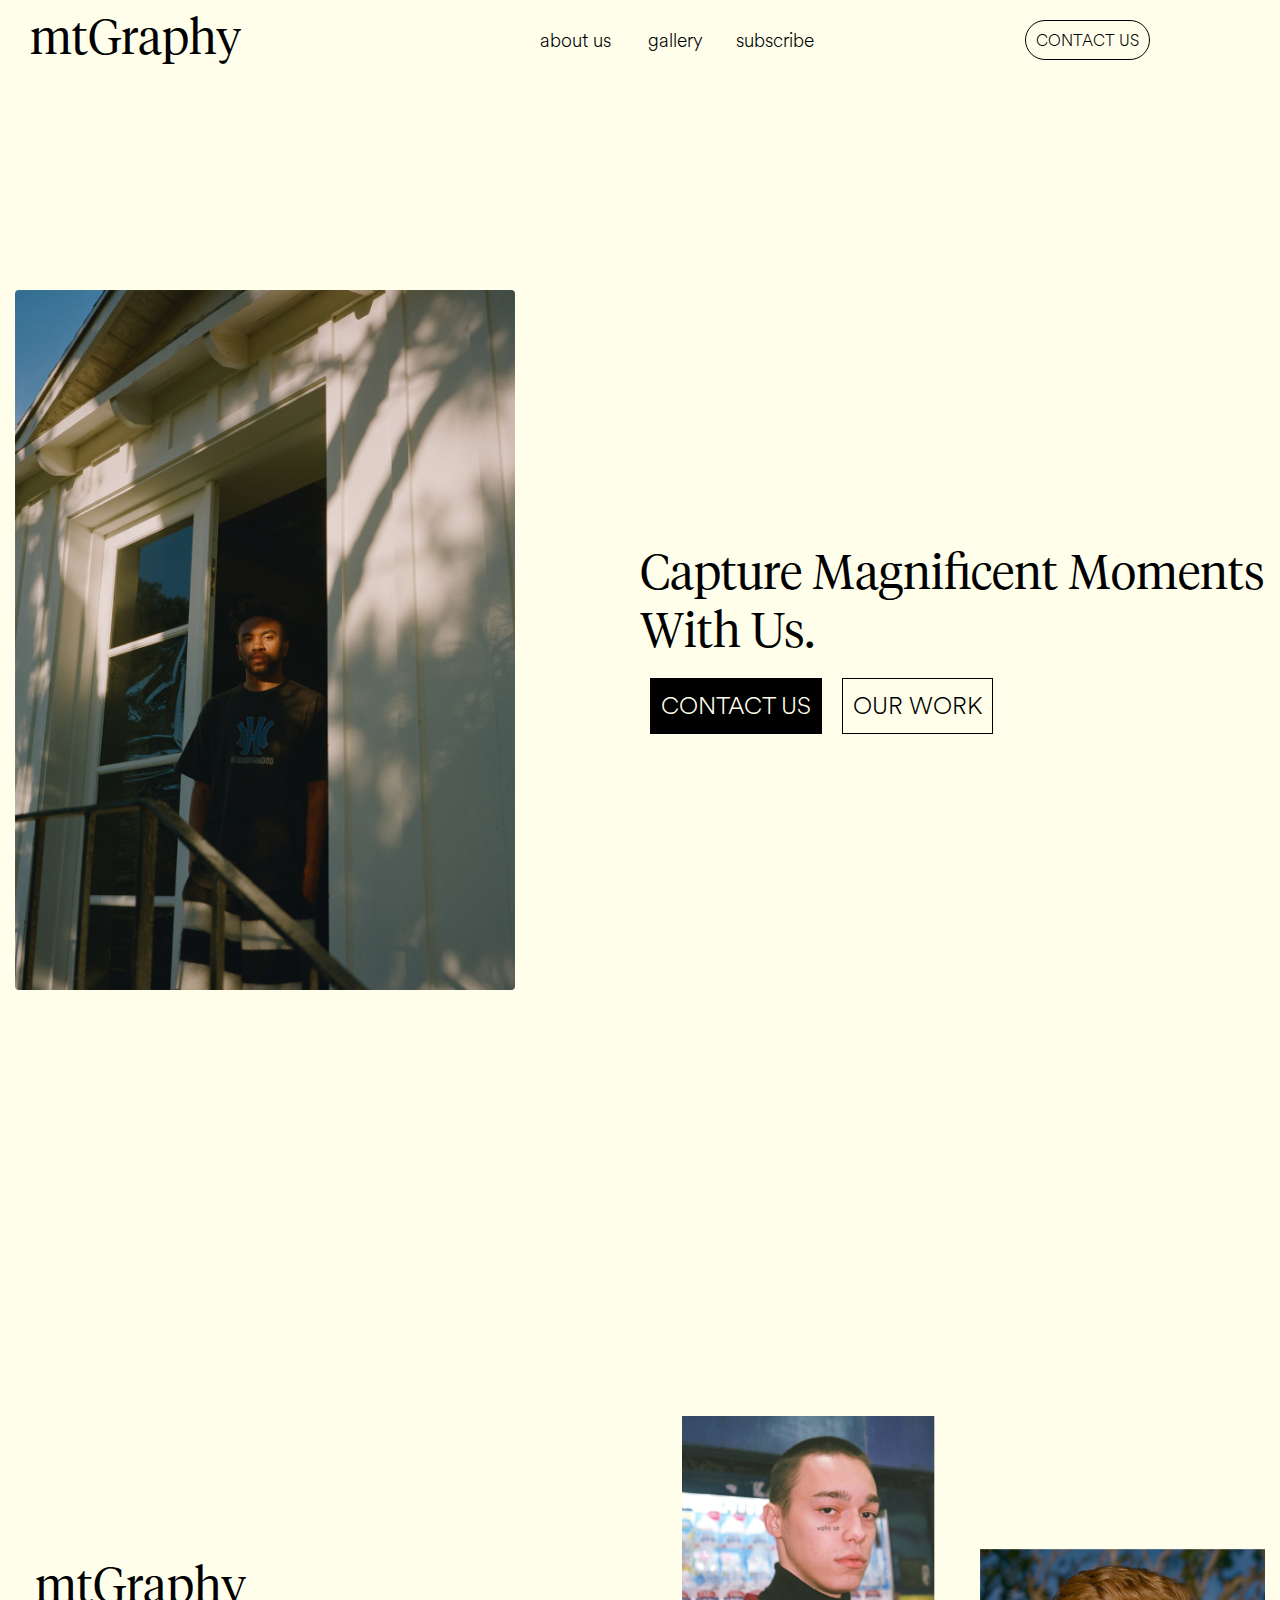
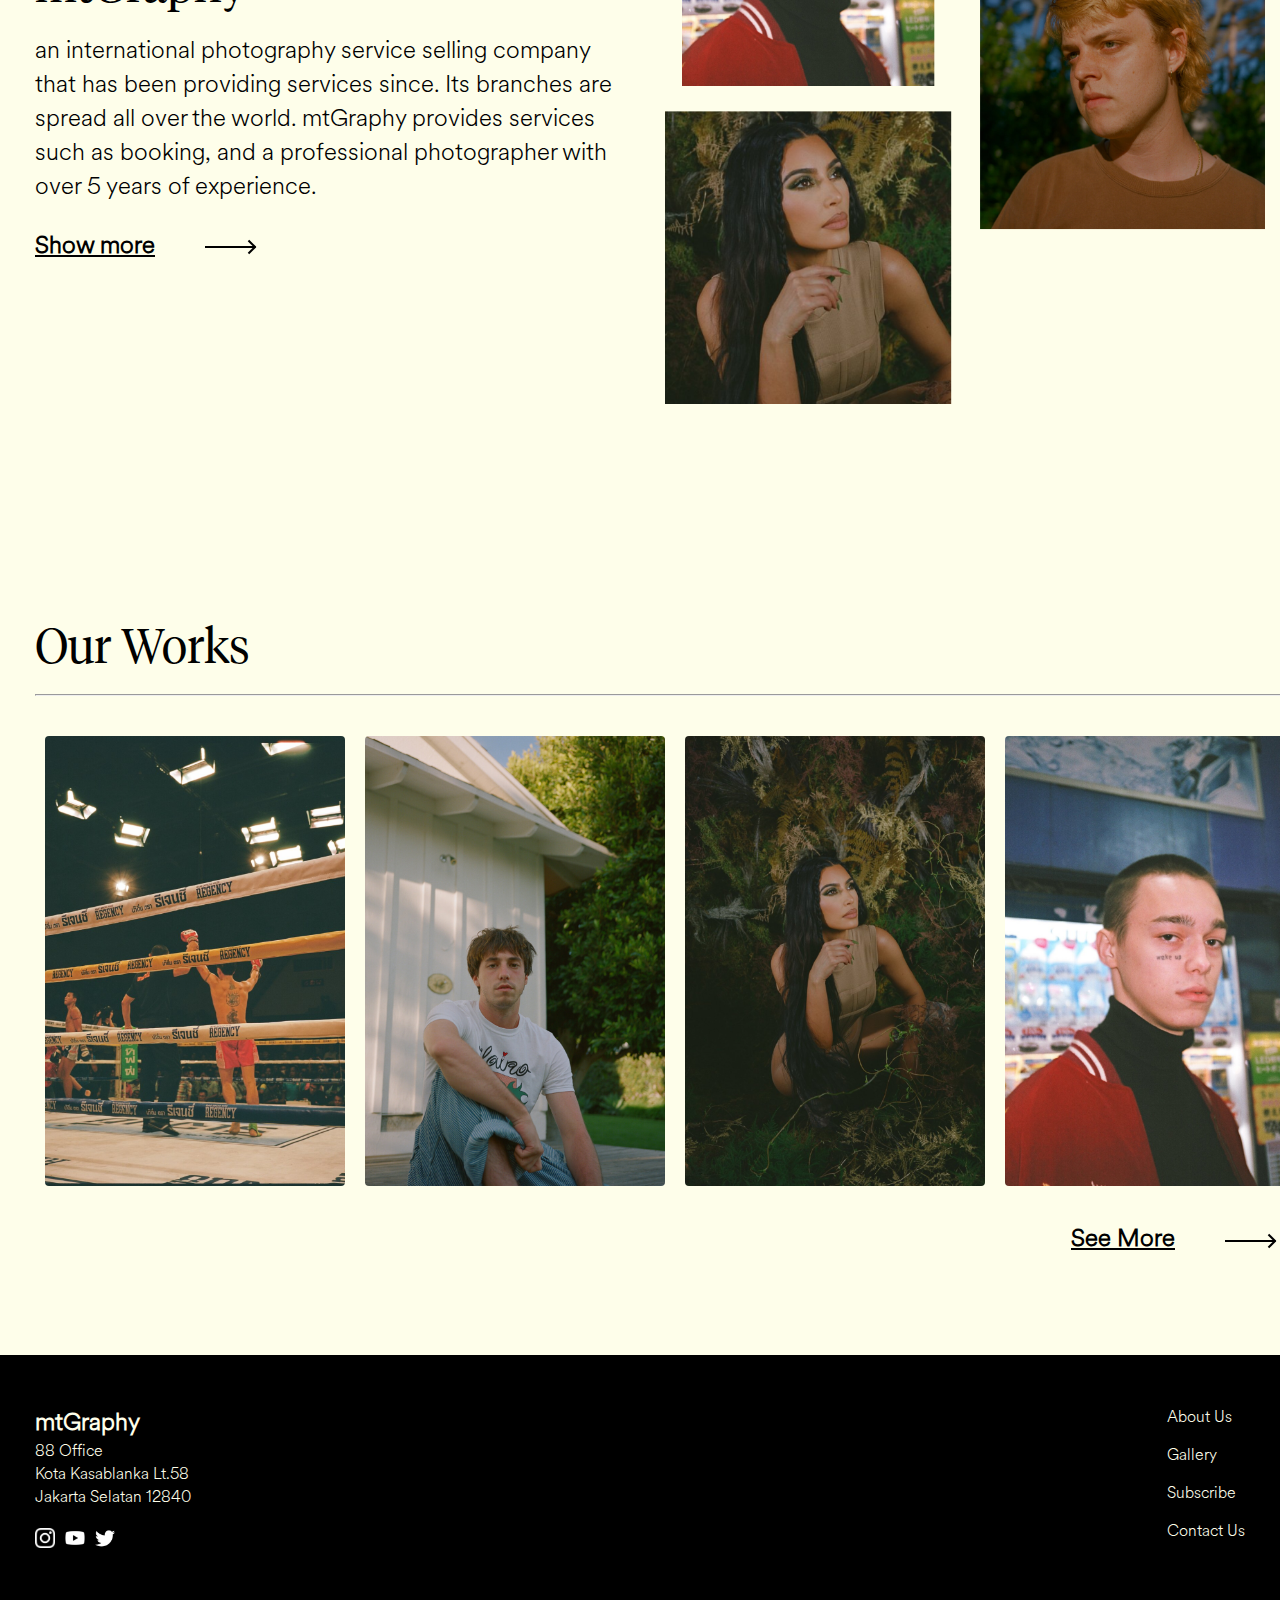
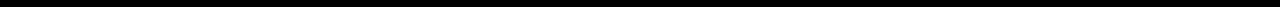
<file: index.html>
<!DOCTYPE html>
<html lang="en">
<head>
    <meta charset="UTF-8">
    <meta http-equiv="X-UA-Compatible" content="IE=edge">
    <meta name="viewport" content="width=device-width, initial-scale=1.0">
    <title>mtGraphy</title>
    <link rel="stylesheet" href="styles/style.css">
</head>
<body>
    <!-- NAVBAR -->
    <nav class="navbar">
        <div class="navbar_container">
            <a href="#home" id="navbar_logo"><h1>mtGraphy</h1></a>
            <div class="navbar_toggle" id="mobile-menu">
                <span class="bar"></span>
                <span class="bar"></span>
                <span class="bar"></span>
            </div>
            <ul class="navbar_menu">
                <li class="navbar_item">
                    <a href="about.html" class="navbar_links" id="about-page">about us</a>
                </li>
                <li class="navbar_item">
                    <a href="gallery.html" class="navbar_links" id="gallery-page">gallery</a>
                </li>
                <li class="navbar_item">
                    <a href="subscribe.html" class="navbar_links" id="subscribe-page">subscribe</a>
                </li>
                <li class="navbar_btn">
                    <a href="contact.html" class="button" id="contact-us-page">CONTACT US</a>
                </li>
            </ul>
        </div>
    </nav>

    <!-- HOME -->
    <section class="home" id="home">
        <div class="home_container">
            <div class="home_img_container">
                <img src="assets/home_img.png" alt="">
            </div>
            <div class="home_text">
                <h1 class="home_heading">Capture Magnificent Moments With Us.</h1>
                <div class="home_btn">
                    <button class="home_contact-us_btn"><a href="contact.html">CONTACT US</a></button>
                    <button class="home_our-work_btn"><a href="gallery.html">OUR WORK</a></button>
                </div>
            </div>
        </div>
    </section>

    <!-- ABOUT -->
    <section class="about">
        <div class="about_container">
            <div class="about_text">
                <h1>mtGraphy</h1>
                <p>an international photography service selling company that has been providing services since. Its branches are spread all over the world. mtGraphy provides services such as booking, and a professional photographer with over 5 years of experience.</p>
                <a href="about.html">Show more <div class="arrow_icon"></div></a>
            </div>
            <div class="about_img_container">
                <img src="assets/Group 10.png" alt="">
            </div>
        </div>
    </section>
    
    <section class="our_works">
        <div class="our_works_container">
            <div class="our_works_text">
                <h1>Our Works</h1>
                <hr>
            </div>
            <div class="our_works_img_container">
                <img src="assets/img4.png" alt="">
                <img src="assets/img2.png" alt="">
                <img src="assets/img1.png" alt="">
                <img src="assets/img3.png" alt="">
            </div>
            <a href="gallery.html">See More <div class="arrow_icon"></div></a>
        </div>
    </section>

    <footer class="footer">
        <div class="footer_container">
            <div class="footer_left">
                <h2>mtGraphy</h2>
                <p>88 Office</p>
                <p>Kota Kasablanka Lt.58</p>
                <p>Jakarta Selatan 12840</p>
                <div class="socials">
                    <a href="https://www.instagram.com">
                        <img src="assets/instagram_logo.png" alt="">
                    </a>
                    <a href="https://www.youtube.com">
                        <img src="assets/youtube_logo.png" alt="">
                    </a>
                    <a href="https://www.twitter.com">
                        <img src="assets/twitter_logo.png" alt="">
                    </a>
                </div>
            </div>
            <div class="footer_right">
                <a href="about.html">About Us</a>
                <a href="gallery.html">Gallery</a>
                <a href="subscribe.html">Subscribe</a>
                <a href="contact.html">Contact Us</a>
            </div>
        </div>
    </footer>
    <script src="js/script.js"></script>
</body>
</html>
</file>
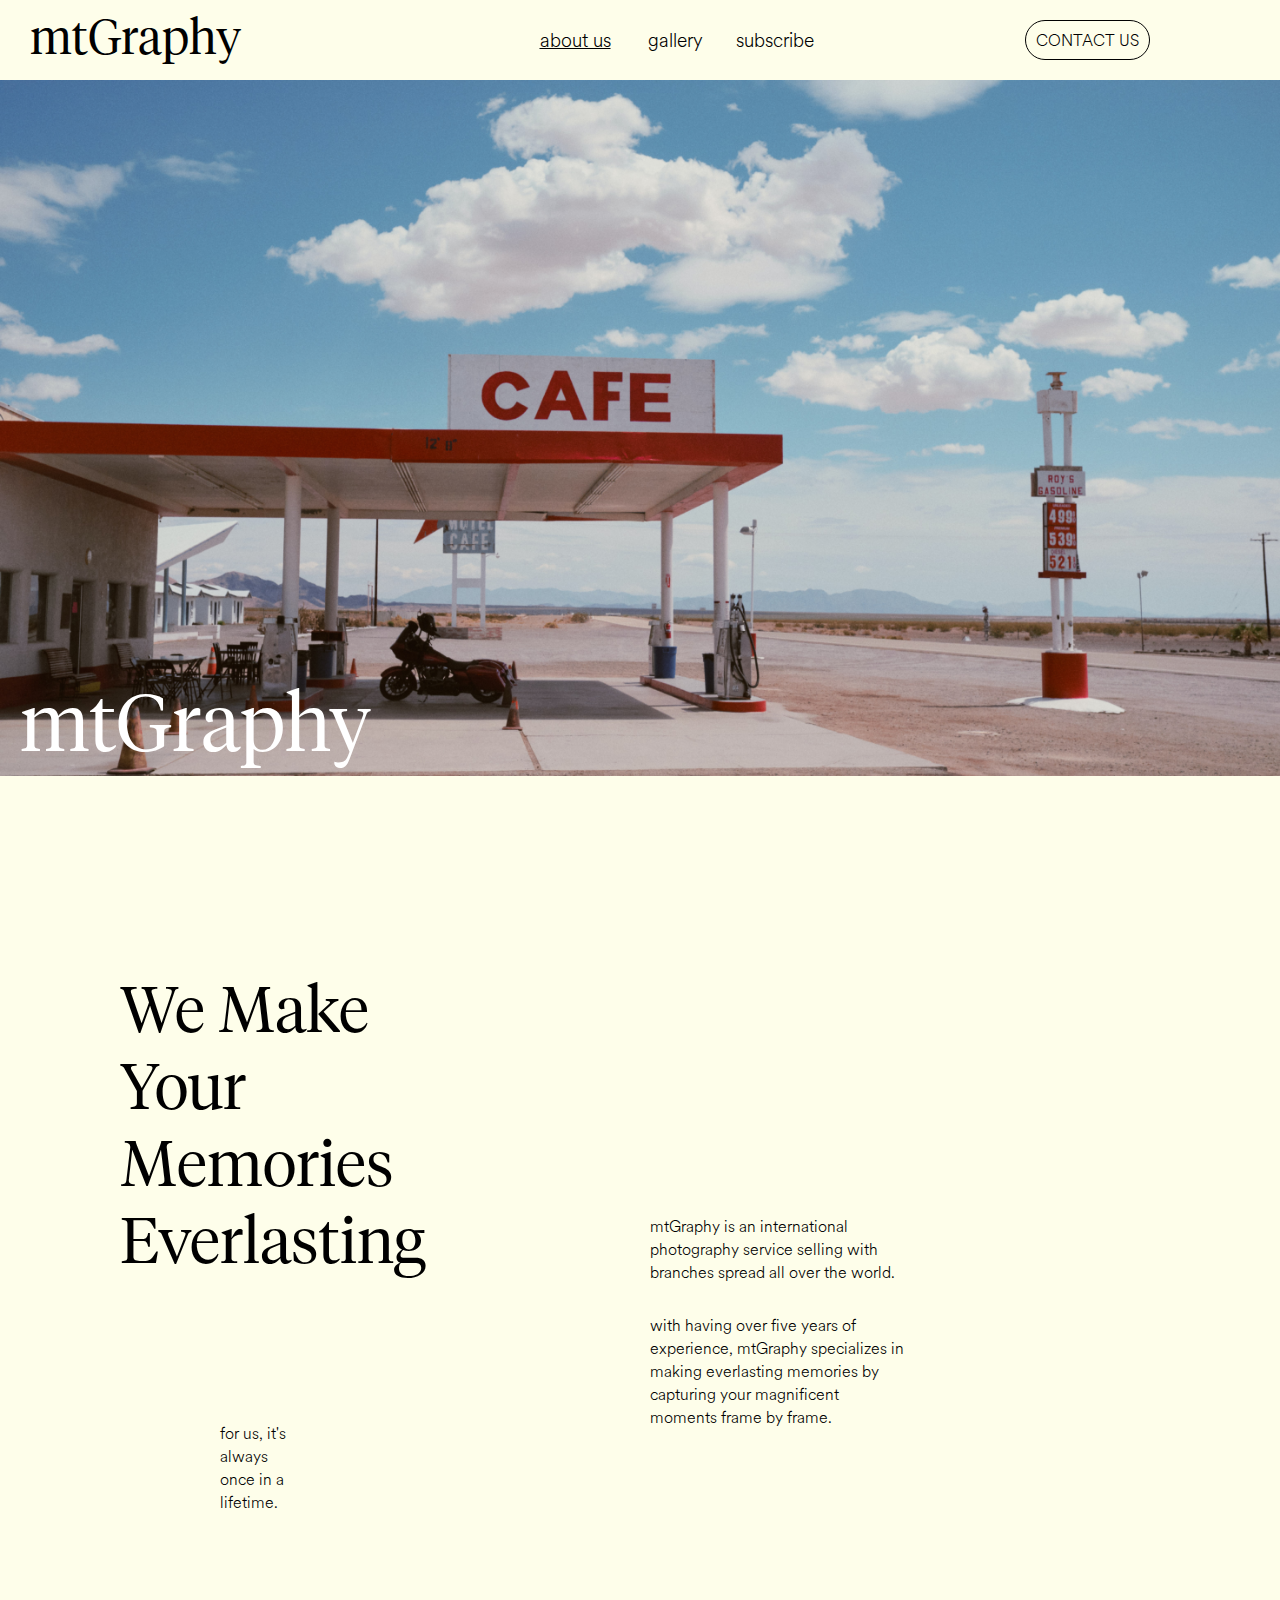
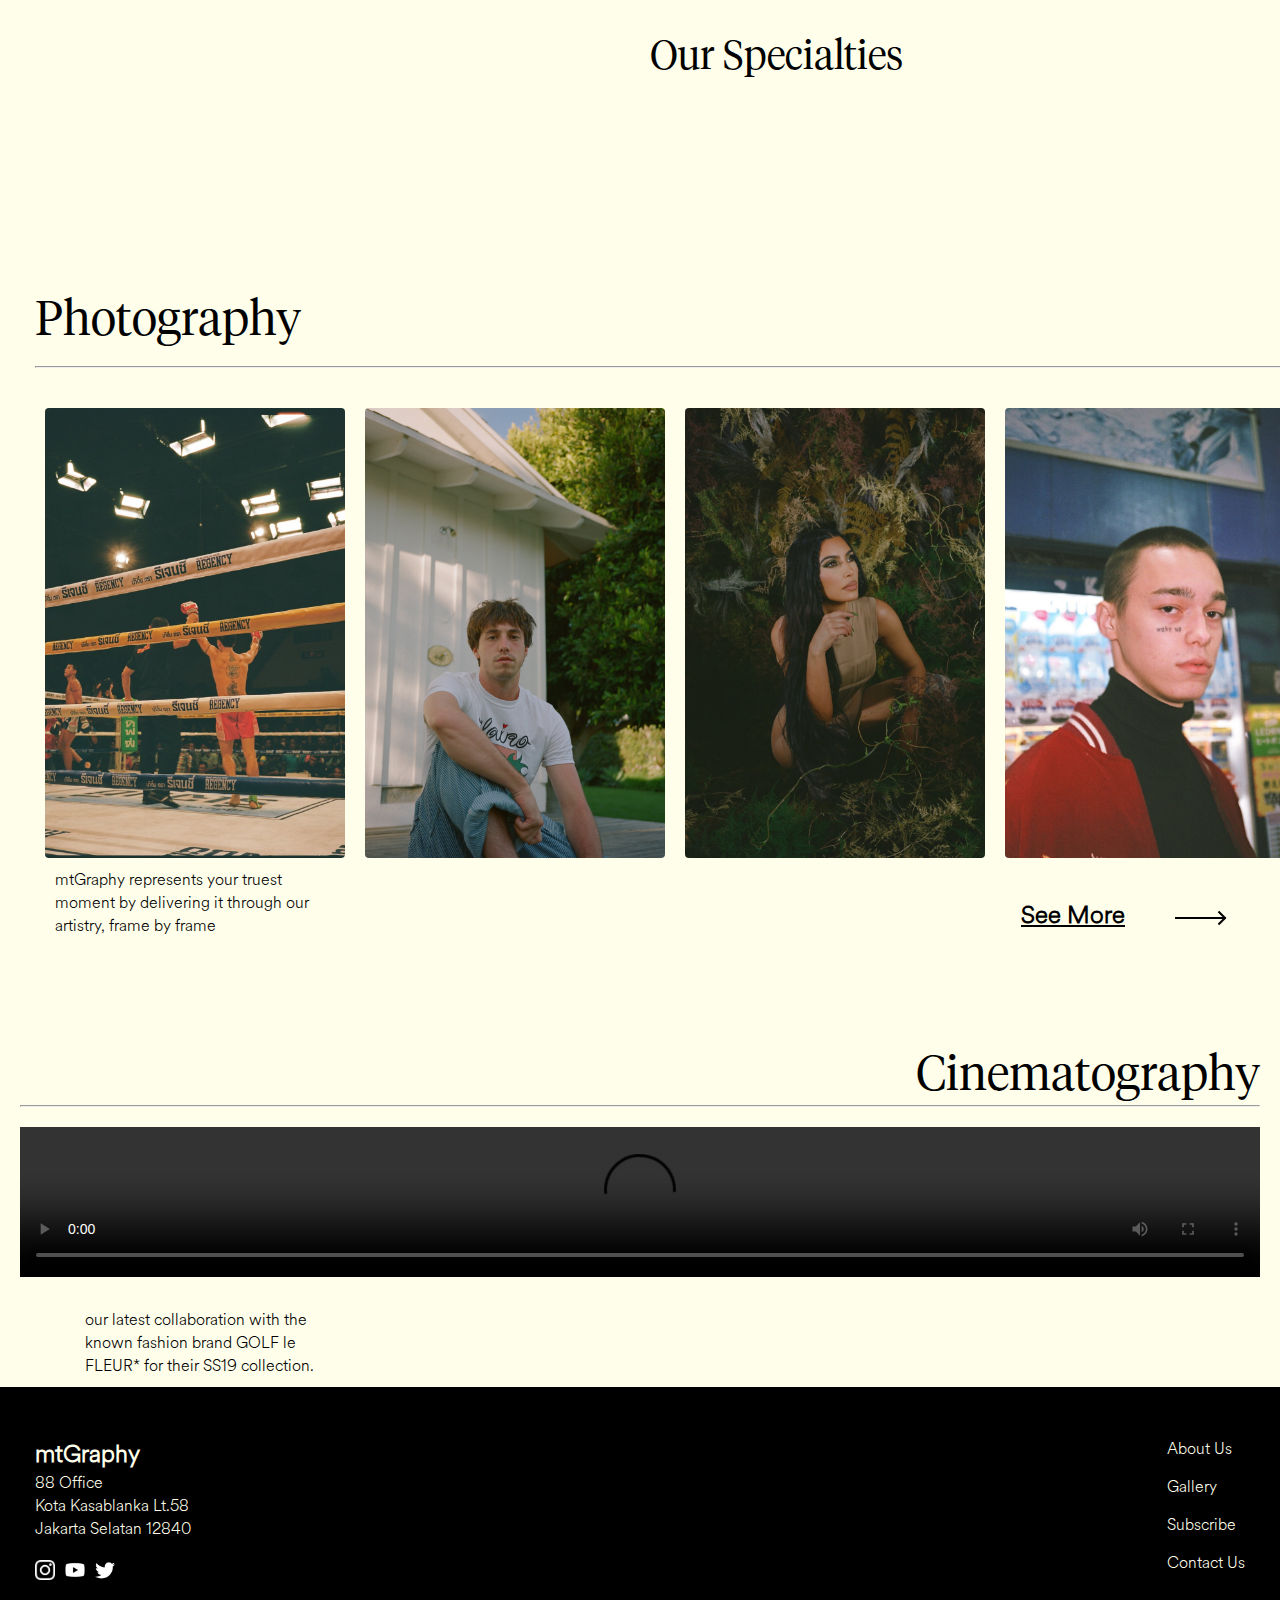
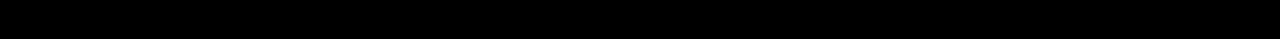
<file: about.html>
<!DOCTYPE html>
<html lang="en">
<head>
    <meta charset="UTF-8">
    <meta http-equiv="X-UA-Compatible" content="IE=edge">
    <meta name="viewport" content="width=device-width, initial-scale=1.0">
    <title>mtGraphy</title>
    <link rel="stylesheet" href="styles/style.css">
    <link rel="stylesheet" href="styles/about.css">
</head>
<body>

    <nav class="navbar">
        <div class="navbar_container">
            <a href="index.html" id="navbar_logo"><h1>mtGraphy</h1></a>
            <div class="navbar_toggle" id="mobile-menu">
                <span class="bar"></span>
                <span class="bar"></span>
                <span class="bar"></span>
            </div>
            <ul class="navbar_menu">
                <li class="navbar_item">
                    <a href="#about-us" class="navbar_links underline" id="about-page">about us</a>
                </li>
                <li class="navbar_item">
                    <a href="gallery.html" class="navbar_links" id="gallery-page">gallery</a>
                </li>
                <li class="navbar_item">
                    <a href="subscribe.html" class="navbar_links" id="subscribe-page">subscribe</a>
                </li>
                <li class="navbar_btn">
                    <a href="contact.html" class="button" id="contact-us-page">CONTACT US</a>
                </li>
            </ul>
        </div>
    </nav>

    <header>
        <div class="header_container">
            <div class="header_text">
                <h1>mtGraphy</h1>
            </div>
        </div>
    </header>

    <section class="about-us" id="about-us">
        <div class="about-us_container">
            <div class="text1">
                <h1>We Make</h1>
                <h1>Your</h1>
                <h1>Memories</h1>
                <h1>Everlasting</h1>
            </div>
            <div class="text2">
                <p>mtGraphy is an international</p>
                <p>photography service selling with</p>
                <p>branches spread all over the world.</p>
            </div>
            <div class="text3">
                <p>for us, it's</p>
                <p>always</p>
                <p>once in a</p>
                <p>lifetime.</p>
            </div>
            <div class="text4">
                <p>with having over five years of</p>
                <p>experience, mtGraphy specializes in</p>
                <p>making everlasting memories by</p>
                <p>capturing your magnificent</p>
                <p>moments frame by frame.</p>
            </div>
            <div></div>
            <div class="text5">
                <h1>Our Specialties</h1>
            </div>
        </div>
    </section>

    <section class="our_works">
        <div class="our_works_container">
            <div class="our_works_text">
                <h1>Photography</h1>
                <hr>
            </div>
            <div class="our_works_img_container">
                <img src="assets/img4.png" alt="">
                <img src="assets/img2.png" alt="">
                <img src="assets/img1.png" alt="">
                <img src="assets/img3.png" alt="">
            </div>
            <div class="our_works_bottom">
                <div class="text">
                    <p>mtGraphy represents your truest</p>
                    <p>moment by delivering it through our</p>
                    <p>artistry, frame by frame</p>
                </div>
                <a href="gallery.html">See More <div class="arrow_icon"></div></a>
            </div>
        </div>
    </section>

    <section class="cinematography" id="cinematography">
        <div class="cinematography_container">
            <div class="cinematography_heading">
                <h1>Cinematography</h1>
                <hr>
            </div>
            <video controls autoplay>
                <!-- SOURCE VIDEO DISIMPAN DI GOOGLE DRIVE KARENA SIZE FILE VIDEO YANG CUKUP BESAR -->
                <source src="https://drive.google.com/uc?export=view&id=18NHMppxAILpKOmcuKSakj4t_LZWufFKv" type="video/mp4">
            </video>
            <div class="cinematography_text">
                <p>our latest collaboration with the</p>
                <p>known fashion brand <b>GOLF le</b></p>
                <p><b>FLEUR*</b> for their SS19 collection.</p>
            </div>
        </div>
    </section>

    <footer class="footer">
        <div class="footer_container">
            <div class="footer_left">
                <h2>mtGraphy</h2>
                <p>88 Office</p>
                <p>Kota Kasablanka Lt.58</p>
                <p>Jakarta Selatan 12840</p>
                <div class="socials">
                    <a href="https://www.instagram.com">
                        <img src="assets/instagram_logo.png" alt="">
                    </a>
                    <a href="https://www.youtube.com">
                        <img src="assets/youtube_logo.png" alt="">
                    </a>
                    <a href="https://www.twitter.com">
                        <img src="assets/twitter_logo.png" alt="">
                    </a>
                </div>
            </div>
            <div class="footer_right">
                <a href="about.html">About Us</a>
                <a href="gallery.html">Gallery</a>
                <a href="subscribe.html">Subscribe</a>
                <a href="contact.html">Contact Us</a>
            </div>
        </div>
    </footer>
    <script src="js/script.js"></script>
</body>
</html>
</file>
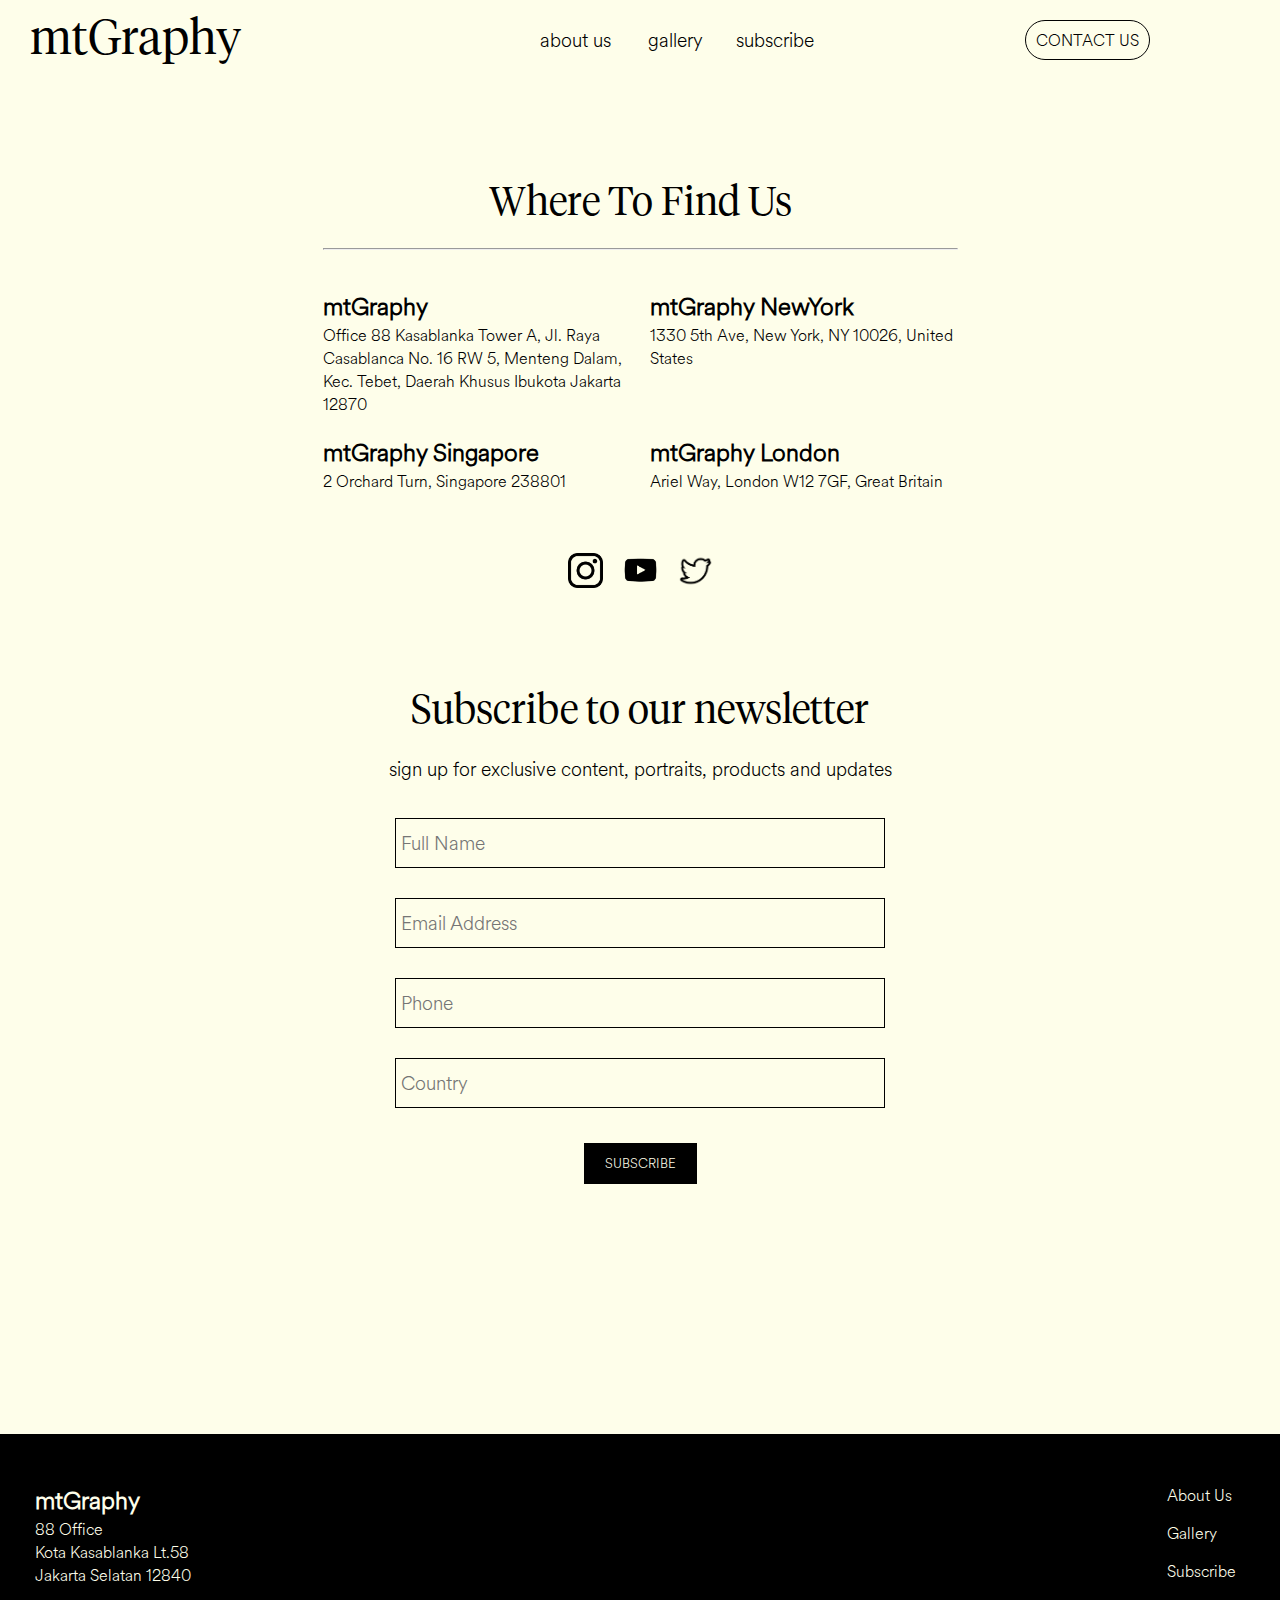
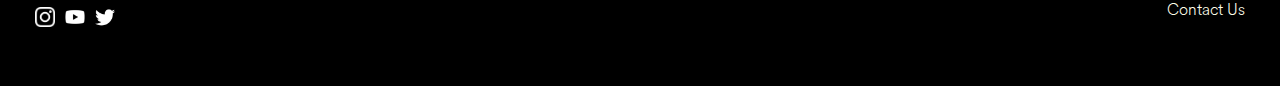
<file: contact.html>
<!DOCTYPE html>
<html lang="en">
<head>
    <meta charset="UTF-8">
    <meta http-equiv="X-UA-Compatible" content="IE=edge">
    <meta name="viewport" content="width=device-width, initial-scale=1.0">
    <title>mtGraphy</title>
    <link rel="stylesheet" href="styles/style.css">
    <link rel="stylesheet" href="styles/contact.css">
</head>
<body>
    <!-- NAVBAR -->
    <nav class="navbar">
        <div class="navbar_container">
            <a href="index.html" id="navbar_logo"><h1>mtGraphy</h1></a>
            <div class="navbar_toggle" id="mobile-menu">
                <span class="bar"></span>
                <span class="bar"></span>
                <span class="bar"></span>
            </div>
            <ul class="navbar_menu">
                <li class="navbar_item">
                    <a href="about.html" class="navbar_links" id="about-page">about us</a>
                </li>
                <li class="navbar_item">
                    <a href="gallery.html" class="navbar_links" id="gallery-page">gallery</a>
                </li>
                <li class="navbar_item">
                    <a href="subscribe.html" class="navbar_links" id="subscribe-page">subscribe</a>
                </li>
                <li class="navbar_btn">
                    <a href="#contact" class="button" id="contact-us-page">CONTACT US</a>
                </li>
            </ul>
        </div>
    </nav>

    <section class="contact" id="contact">
        <div class="contact_container">
            <h1>Where To Find Us</h1>
            <hr>
            <div class="location_container">
                <div class="jakarta">
                    <h2>mtGraphy</h2>
                    <p>Office 88 Kasablanka Tower A, Jl. Raya Casablanca No. 16 RW 5, Menteng Dalam, Kec. Tebet, Daerah Khusus Ibukota Jakarta 12870</p>
                </div>
                <div class="newyork">
                    <h2>mtGraphy NewYork</h2>
                    <p>1330 5th Ave, New York, NY 10026, United States</p>
                </div>
                <div class="singapore">
                    <h2>mtGraphy Singapore</h2>
                    <p>2 Orchard Turn, Singapore 238801</p>
                </div>
                <div class="london">
                    <h2>mtGraphy London</h2>
                    <p>Ariel Way, London W12 7GF, Great Britain</p>
                </div>
            </div>
            <div class="contact_socials">
                <a href="https://www.instagram.com">
                    <img src="assets/instagram_logo_black.png" alt="">
                </a>
                <a href="https://www.youtube.com">
                    <img src="assets/youtube_logo_black.png" alt="">
                </a>
                <a href="https://www.twitter.com">
                    <img src="assets/twitter_logo_black.png" alt="">
                </a>
            </div>
            <div class="subscribe_left">
                <h1>Subscribe to our newsletter</h1>
                <p>sign up for exclusive content, portraits, products and updates</p>
                <form id="form" action="">
                    <input id="name" name="name" type="text" placeholder="Full Name">
                    <input id="email" name="email" type="text" placeholder="Email Address">
                    <input id="phone" name="phone" type="text" placeholder="Phone">
                    <input id="country" name="country" type="text" placeholder="Country">

                    <button type="submit" class="subscribe_btn">SUBSCRIBE</button>
                </form>
            </div>
        </div>
    </section>

    <footer class="footer">
        <div class="footer_container">
            <div class="footer_left">
                <h2>mtGraphy</h2>
                <p>88 Office</p>
                <p>Kota Kasablanka Lt.58</p>
                <p>Jakarta Selatan 12840</p>
                <div class="socials">
                    <a href="https://www.instagram.com">
                        <img src="assets/instagram_logo.png" alt="">
                    </a>
                    <a href="https://www.youtube.com">
                        <img src="assets/youtube_logo.png" alt="">
                    </a>
                    <a href="https://www.twitter.com">
                        <img src="assets/twitter_logo.png" alt="">
                    </a>
                </div>
            </div>
            <div class="footer_right">
                <a href="about.html">About Us</a>
                <a href="gallery.html">Gallery</a>
                <a href="subscribe.html">Subscribe</a>
                <a href="contact.html">Contact Us</a>
            </div>
        </div>
    </footer>
    <script src="js/script.js"></script>
</body>
</html>
</file>
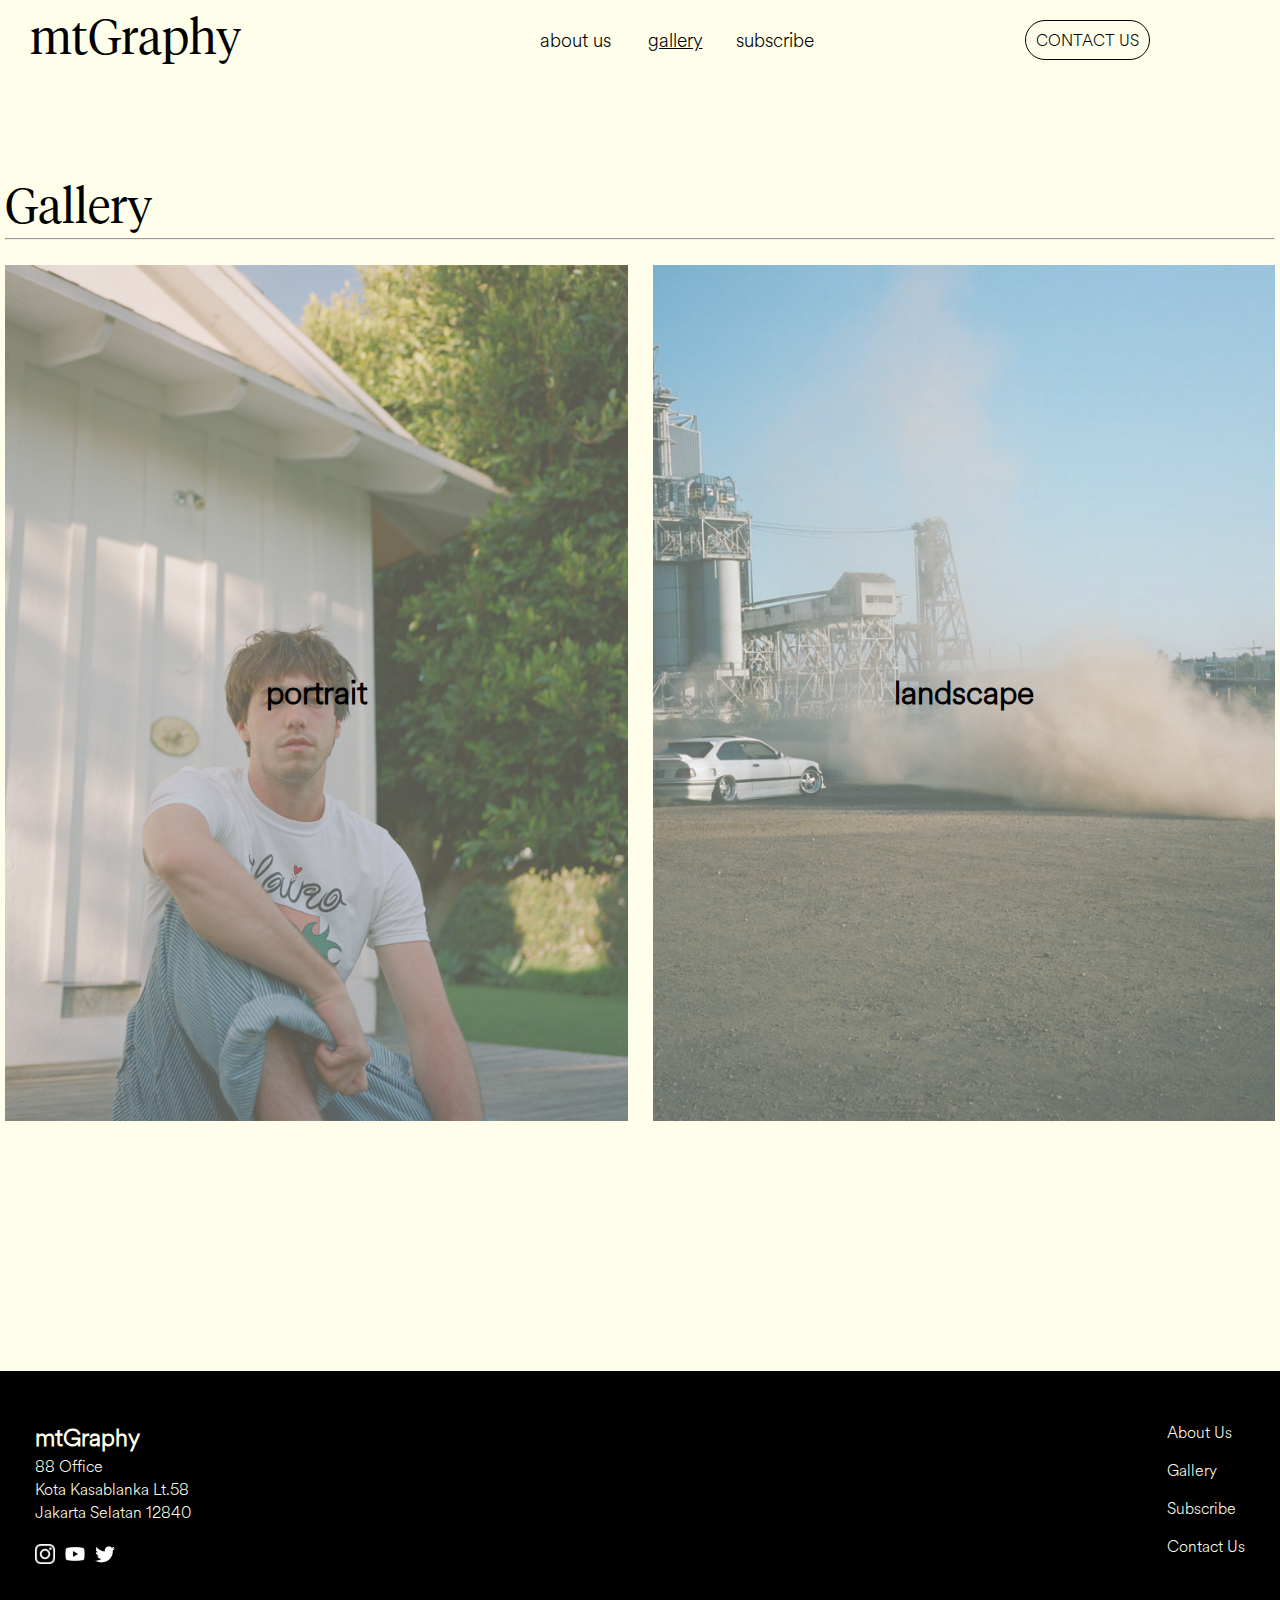
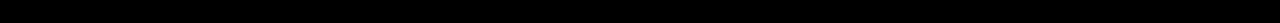
<file: gallery.html>
<!DOCTYPE html>
<html lang="en">
<head>
    <meta charset="UTF-8">
    <meta http-equiv="X-UA-Compatible" content="IE=edge">
    <meta name="viewport" content="width=device-width, initial-scale=1.0">
    <title>mtGraphy</title>
    <link rel="stylesheet" href="styles/style.css">
    <link rel="stylesheet" href="styles/gallery.css">
</head>
<body>

    <nav class="navbar">
        <div class="navbar_container">
            <a href="index.html" id="navbar_logo"><h1>mtGraphy</h1></a>
            <div class="navbar_toggle" id="mobile-menu">
                <span class="bar"></span>
                <span class="bar"></span>
                <span class="bar"></span>
            </div>
            <ul class="navbar_menu">
                <li class="navbar_item">
                    <a href="about.html" class="navbar_links" id="about-page">about us</a>
                </li>
                <li class="navbar_item">
                    <a href="#gallery" class="navbar_links underline" id="gallery-page">gallery</a>
                </li>
                <li class="navbar_item">
                    <a href="subscribe.html" class="navbar_links" id="subscribe-page">subscribe</a>
                </li>
                <li class="navbar_btn">
                    <a href="contact.html" class="button" id="contact-us-page">CONTACT US</a>
                </li>
            </ul>
        </div>
    </nav>

    <section class="gallery" id="gallery">
        <div class="gallery_container">
            <div class="gallery_heading">
                <h1>Gallery</h1>
                <hr>
            </div>
            <div class="gallery_img_container">
                <a href="gallery_portrait.html">
                    <img src="assets/portrait_collection.png" alt="">
                    <p>portrait</p>
                </a>
                <a href="gallery_landscape.html">
                    <img src="assets/landscape_collection.png" alt="">
                    <p>landscape</p>
                </a>
            </div>
        </div>
    </section>

    <footer class="footer">
        <div class="footer_container">
            <div class="footer_left">
                <h2>mtGraphy</h2>
                <p>88 Office</p>
                <p>Kota Kasablanka Lt.58</p>
                <p>Jakarta Selatan 12840</p>
                <div class="socials">
                    <a href="https://www.instagram.com">
                        <img src="assets/instagram_logo.png" alt="">
                    </a>
                    <a href="https://www.youtube.com">
                        <img src="assets/youtube_logo.png" alt="">
                    </a>
                    <a href="https://www.twitter.com">
                        <img src="assets/twitter_logo.png" alt="">
                    </a>
                </div>
            </div>
            <div class="footer_right">
                <a href="about.html">About Us</a>
                <a href="gallery.html">Gallery</a>
                <a href="subscribe.html">Subscribe</a>
                <a href="contact.html">Contact Us</a>
            </div>
        </div>
    </footer>
    <script src="js/script.js"></script>
</body>
</html>
</file>
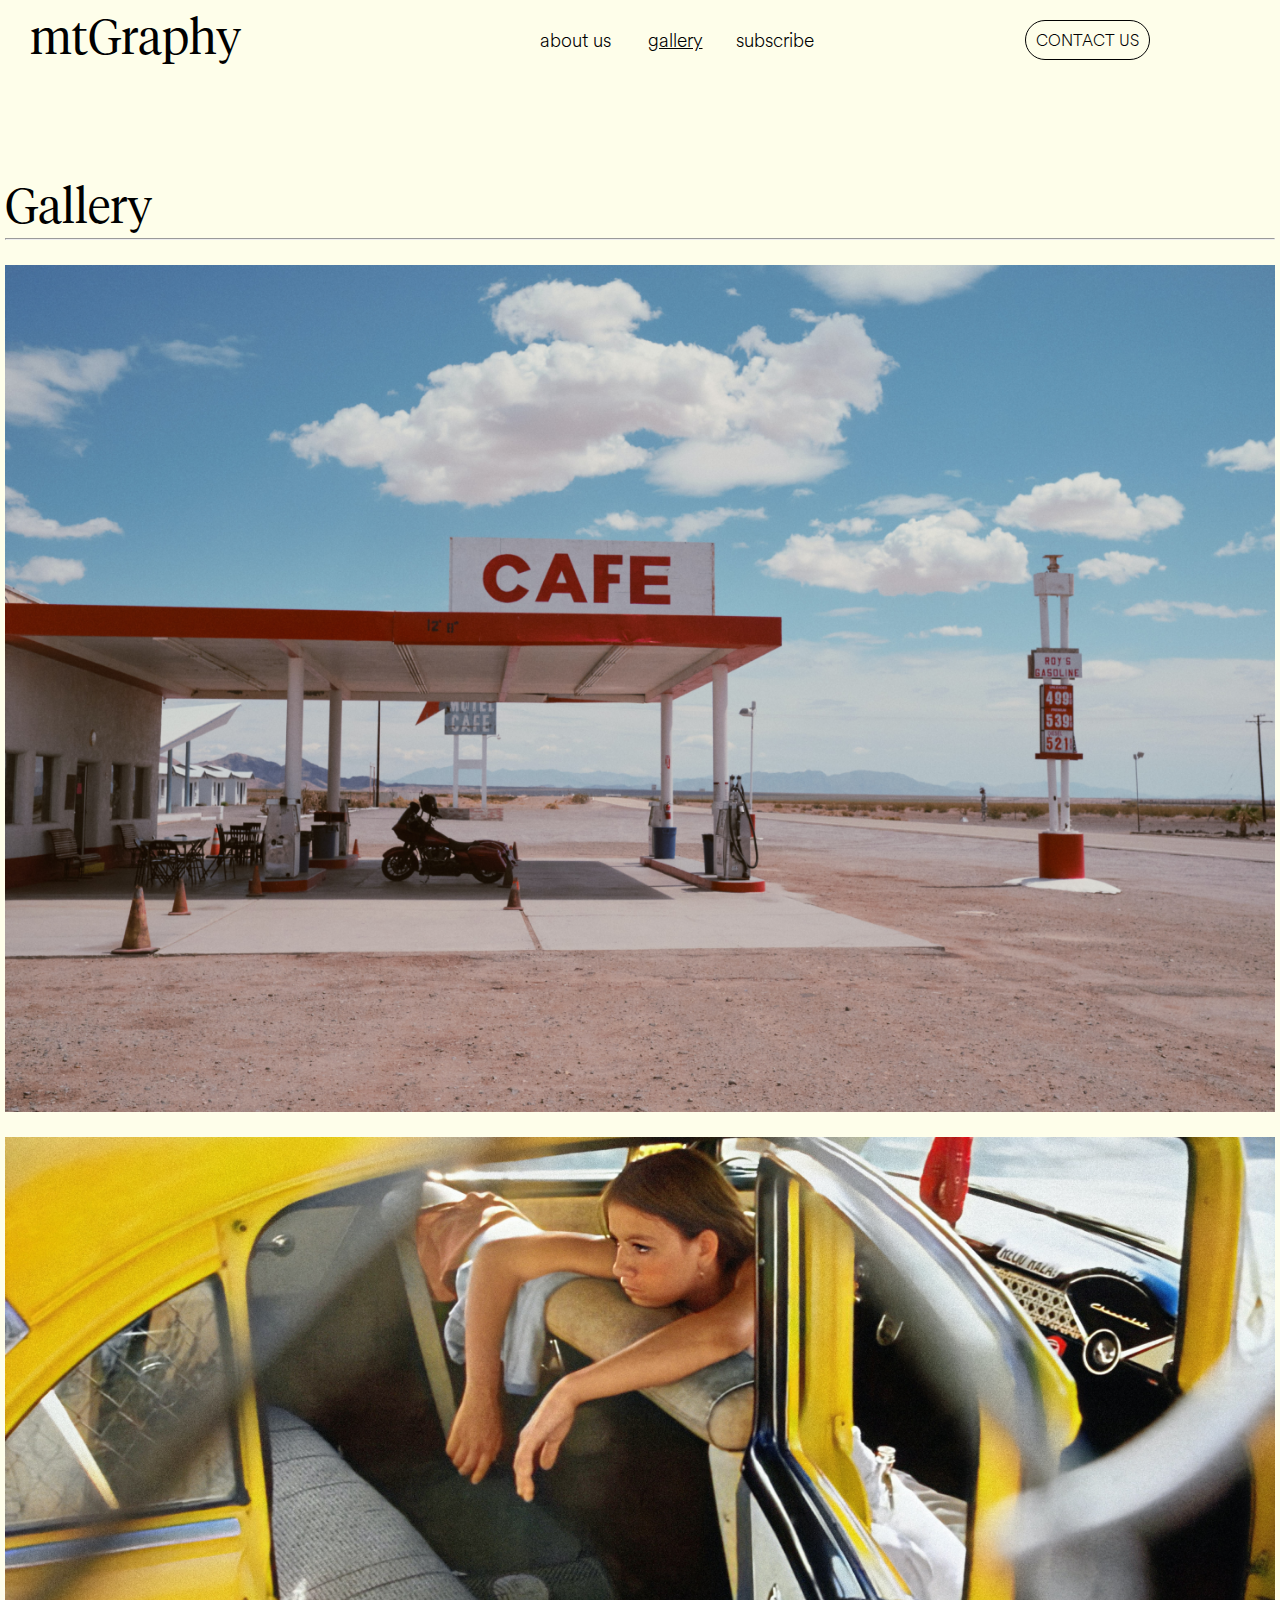
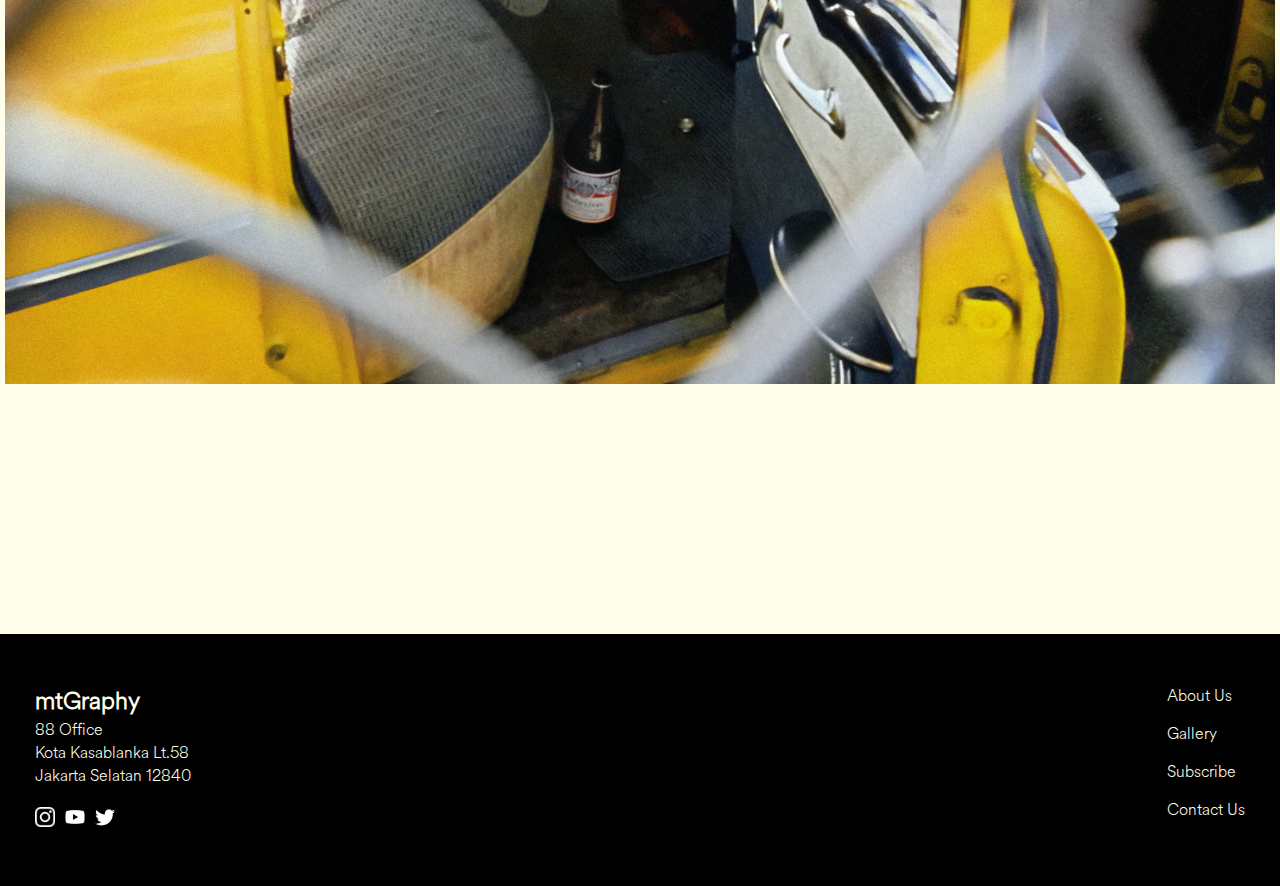
<file: gallery_landscape.html>
<!DOCTYPE html>
<html lang="en">
<head>
    <meta charset="UTF-8">
    <meta http-equiv="X-UA-Compatible" content="IE=edge">
    <meta name="viewport" content="width=device-width, initial-scale=1.0">
    <title>mtGraphy</title>
    <link rel="stylesheet" href="styles/style.css">
    <link rel="stylesheet" href="styles/gallery.css">
</head>
<body>

    <nav class="navbar">
        <div class="navbar_container">
            <a href="index.html" id="navbar_logo"><h1>mtGraphy</h1></a>
            <div class="navbar_toggle" id="mobile-menu">
                <span class="bar"></span>
                <span class="bar"></span>
                <span class="bar"></span>
            </div>
            <ul class="navbar_menu">
                <li class="navbar_item">
                    <a href="about.html" class="navbar_links" id="about-page">about us</a>
                </li>
                <li class="navbar_item">
                    <a href="gallery.html" class="navbar_links underline" id="gallery-page">gallery</a>
                </li>
                <li class="navbar_item">
                    <a href="subscribe.html" class="navbar_links" id="subscribe-page">subscribe</a>
                </li>
                <li class="navbar_btn">
                    <a href="contact.html" class="button" id="contact-us-page">CONTACT US</a>
                </li>
            </ul>
        </div>
    </nav>

    <section class="gallery" id="gallery">
        <div class="gallery_container">
            <div class="gallery_heading">
                <h1>Gallery</h1>
                <hr>
            </div>
            <div class="gallery_img_container_landscape">
                <img src="assets/landscape2.png" alt="">
                <img src="assets/landscape1.png" alt="">
            </div>
        </div>
    </section>

    <footer class="footer">
        <div class="footer_container">
            <div class="footer_left">
                <h2>mtGraphy</h2>
                <p>88 Office</p>
                <p>Kota Kasablanka Lt.58</p>
                <p>Jakarta Selatan 12840</p>
                <div class="socials">
                    <a href="https://www.instagram.com">
                        <img src="assets/instagram_logo.png" alt="">
                    </a>
                    <a href="https://www.youtube.com">
                        <img src="assets/youtube_logo.png" alt="">
                    </a>
                    <a href="https://www.twitter.com">
                        <img src="assets/twitter_logo.png" alt="">
                    </a>
                </div>
            </div>
            <div class="footer_right">
                <a href="about.html">About Us</a>
                <a href="gallery.html">Gallery</a>
                <a href="subscribe.html">Subscribe</a>
                <a href="contact.html">Contact Us</a>
            </div>
        </div>
    </footer>
    <script src="js/script.js"></script>
</body>
</html>
</file>
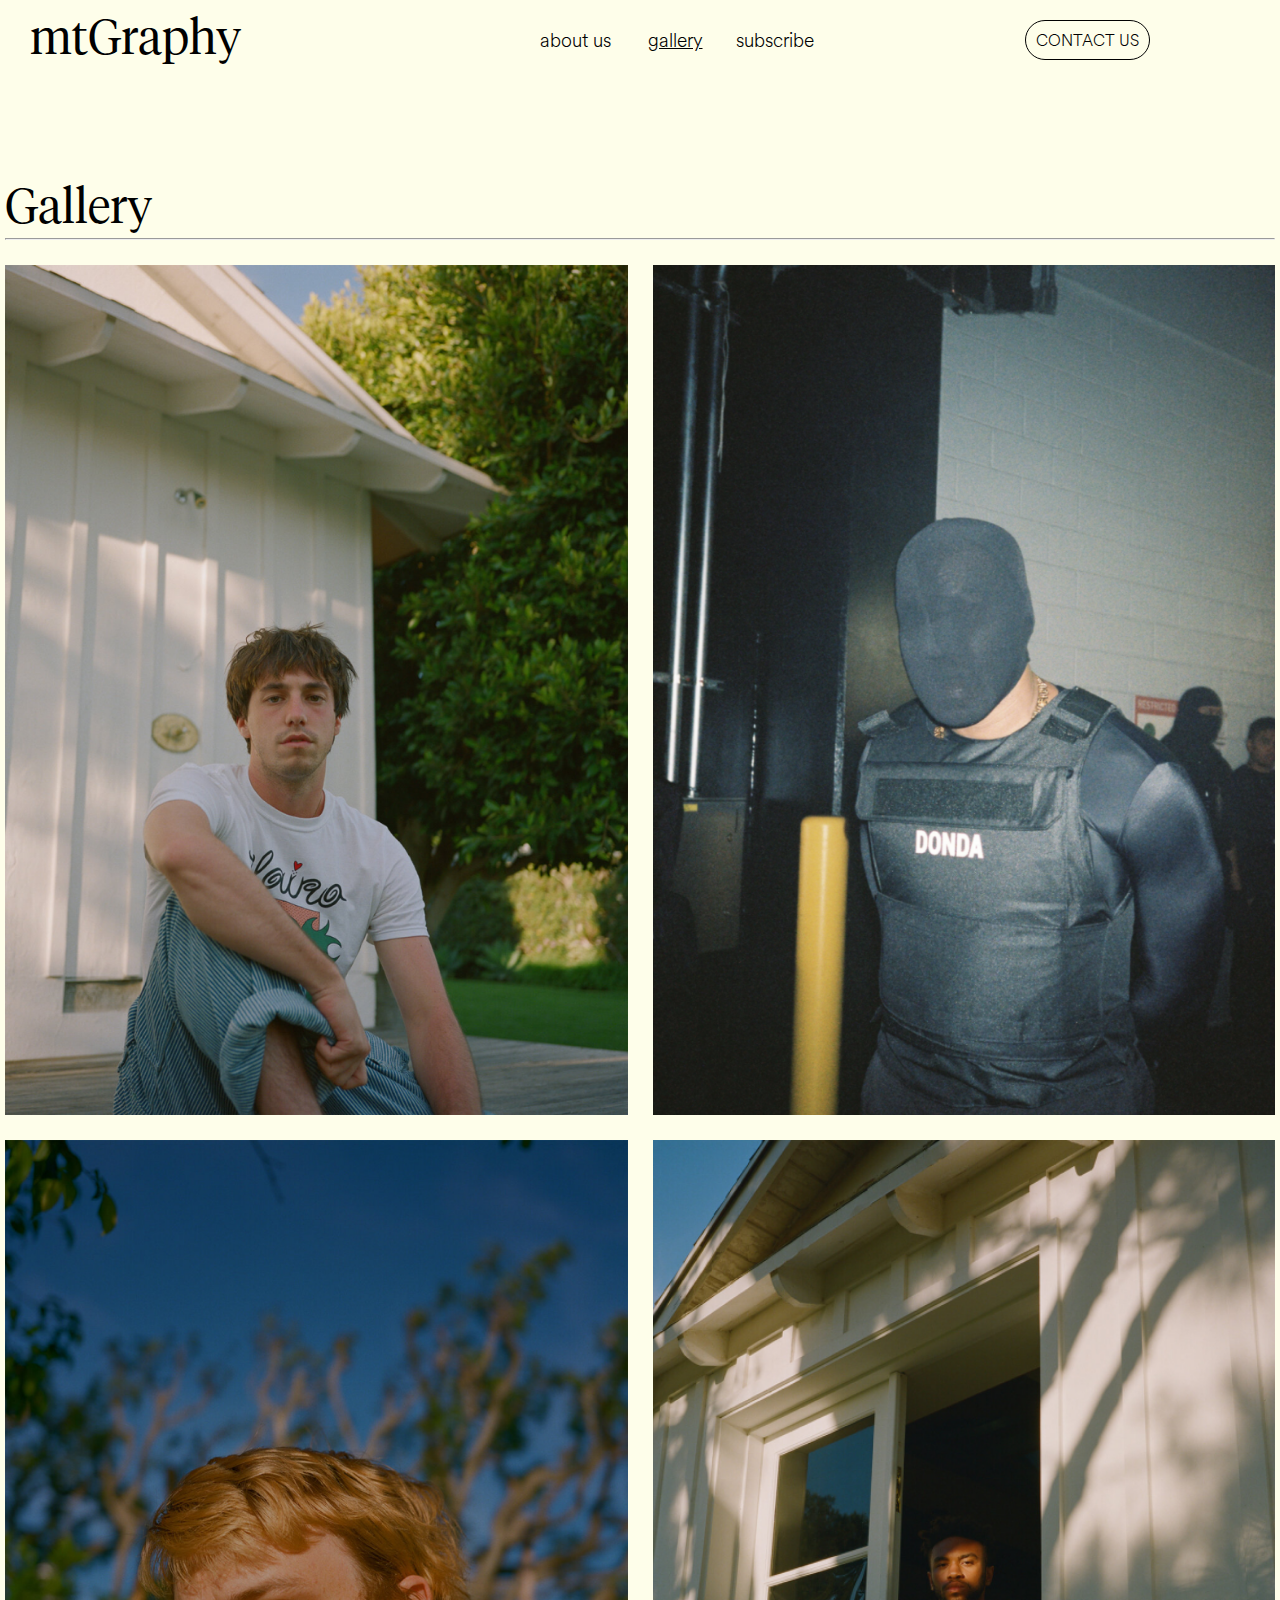
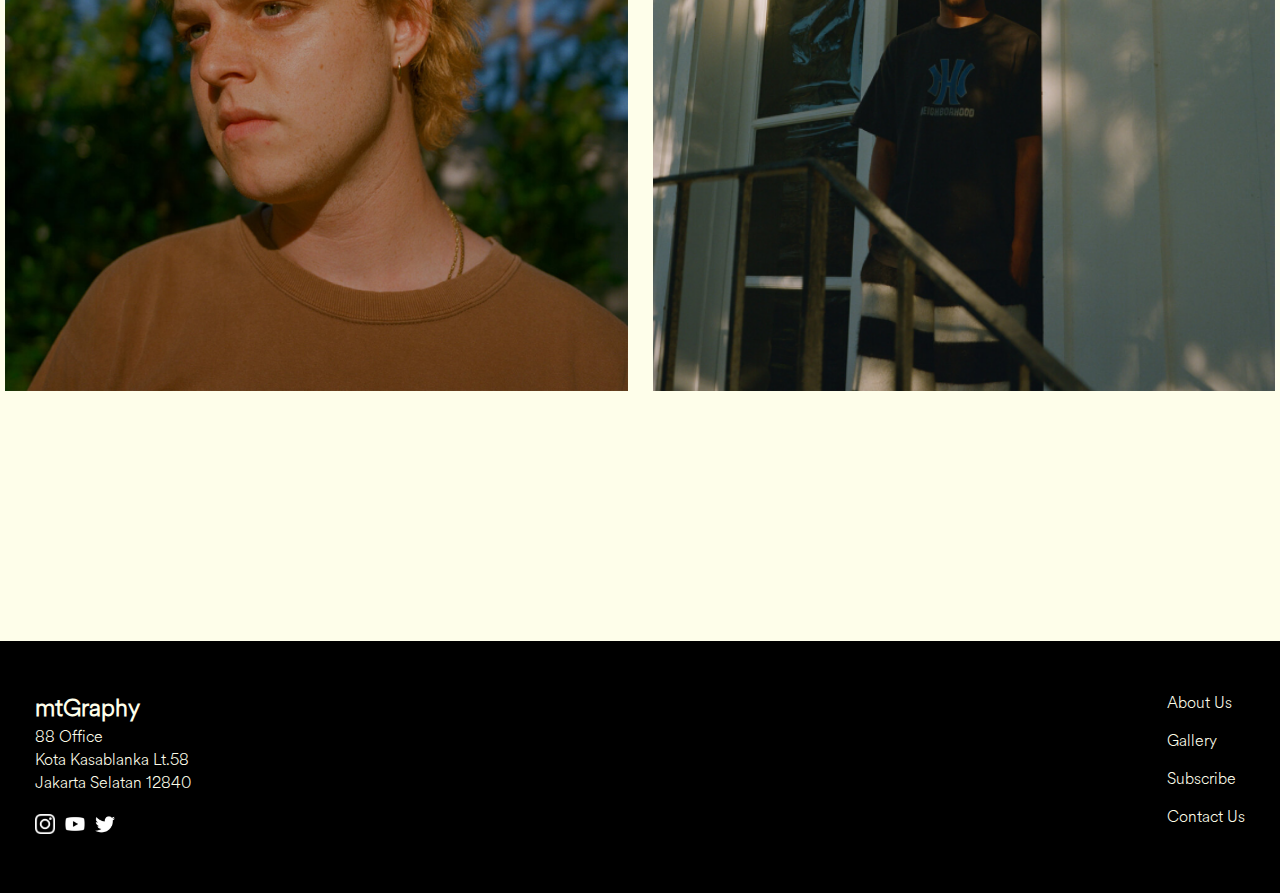
<file: gallery_portrait.html>
<!DOCTYPE html>
<html lang="en">
<head>
    <meta charset="UTF-8">
    <meta http-equiv="X-UA-Compatible" content="IE=edge">
    <meta name="viewport" content="width=device-width, initial-scale=1.0">
    <title>mtGraphy</title>
    <link rel="stylesheet" href="styles/style.css">
    <link rel="stylesheet" href="styles/gallery.css">
</head>
<body>

    <nav class="navbar">
        <div class="navbar_container">
            <a href="index.html" id="navbar_logo"><h1>mtGraphy</h1></a>
            <div class="navbar_toggle" id="mobile-menu">
                <span class="bar"></span>
                <span class="bar"></span>
                <span class="bar"></span>
            </div>
            <ul class="navbar_menu">
                <li class="navbar_item">
                    <a href="about.html" class="navbar_links" id="about-page">about us</a>
                </li>
                <li class="navbar_item">
                    <a href="gallery.html" class="navbar_links underline" id="gallery-page">gallery</a>
                </li>
                <li class="navbar_item">
                    <a href="subscribe.html" class="navbar_links" id="subscribe-page">subscribe</a>
                </li>
                <li class="navbar_btn">
                    <a href="contact.html" class="button" id="contact-us-page">CONTACT US</a>
                </li>
            </ul>
        </div>
    </nav>

    <section class="gallery" id="gallery">
        <div class="gallery_container">
            <div class="gallery_heading">
                <h1>Gallery</h1>
                <hr>
            </div>
            <div class="gallery_img_container">
                <img src="assets/portrait_collection.png" alt="">
                <img src="assets/img6.png" alt="">
                <img src="assets/img5.png" alt="">
                <img src="assets/home_img.png" alt="">
            </div>
        </div>
    </section>

    <footer class="footer">
        <div class="footer_container">
            <div class="footer_left">
                <h2>mtGraphy</h2>
                <p>88 Office</p>
                <p>Kota Kasablanka Lt.58</p>
                <p>Jakarta Selatan 12840</p>
                <div class="socials">
                    <a href="https://www.instagram.com">
                        <img src="assets/instagram_logo.png" alt="">
                    </a>
                    <a href="https://www.youtube.com">
                        <img src="assets/youtube_logo.png" alt="">
                    </a>
                    <a href="https://www.twitter.com">
                        <img src="assets/twitter_logo.png" alt="">
                    </a>
                </div>
            </div>
            <div class="footer_right">
                <a href="about.html">About Us</a>
                <a href="gallery.html">Gallery</a>
                <a href="subscribe.html">Subscribe</a>
                <a href="contact.html">Contact Us</a>
            </div>
        </div>
    </footer>
    <script src="js/script.js"></script>
</body>
</html>
</file>
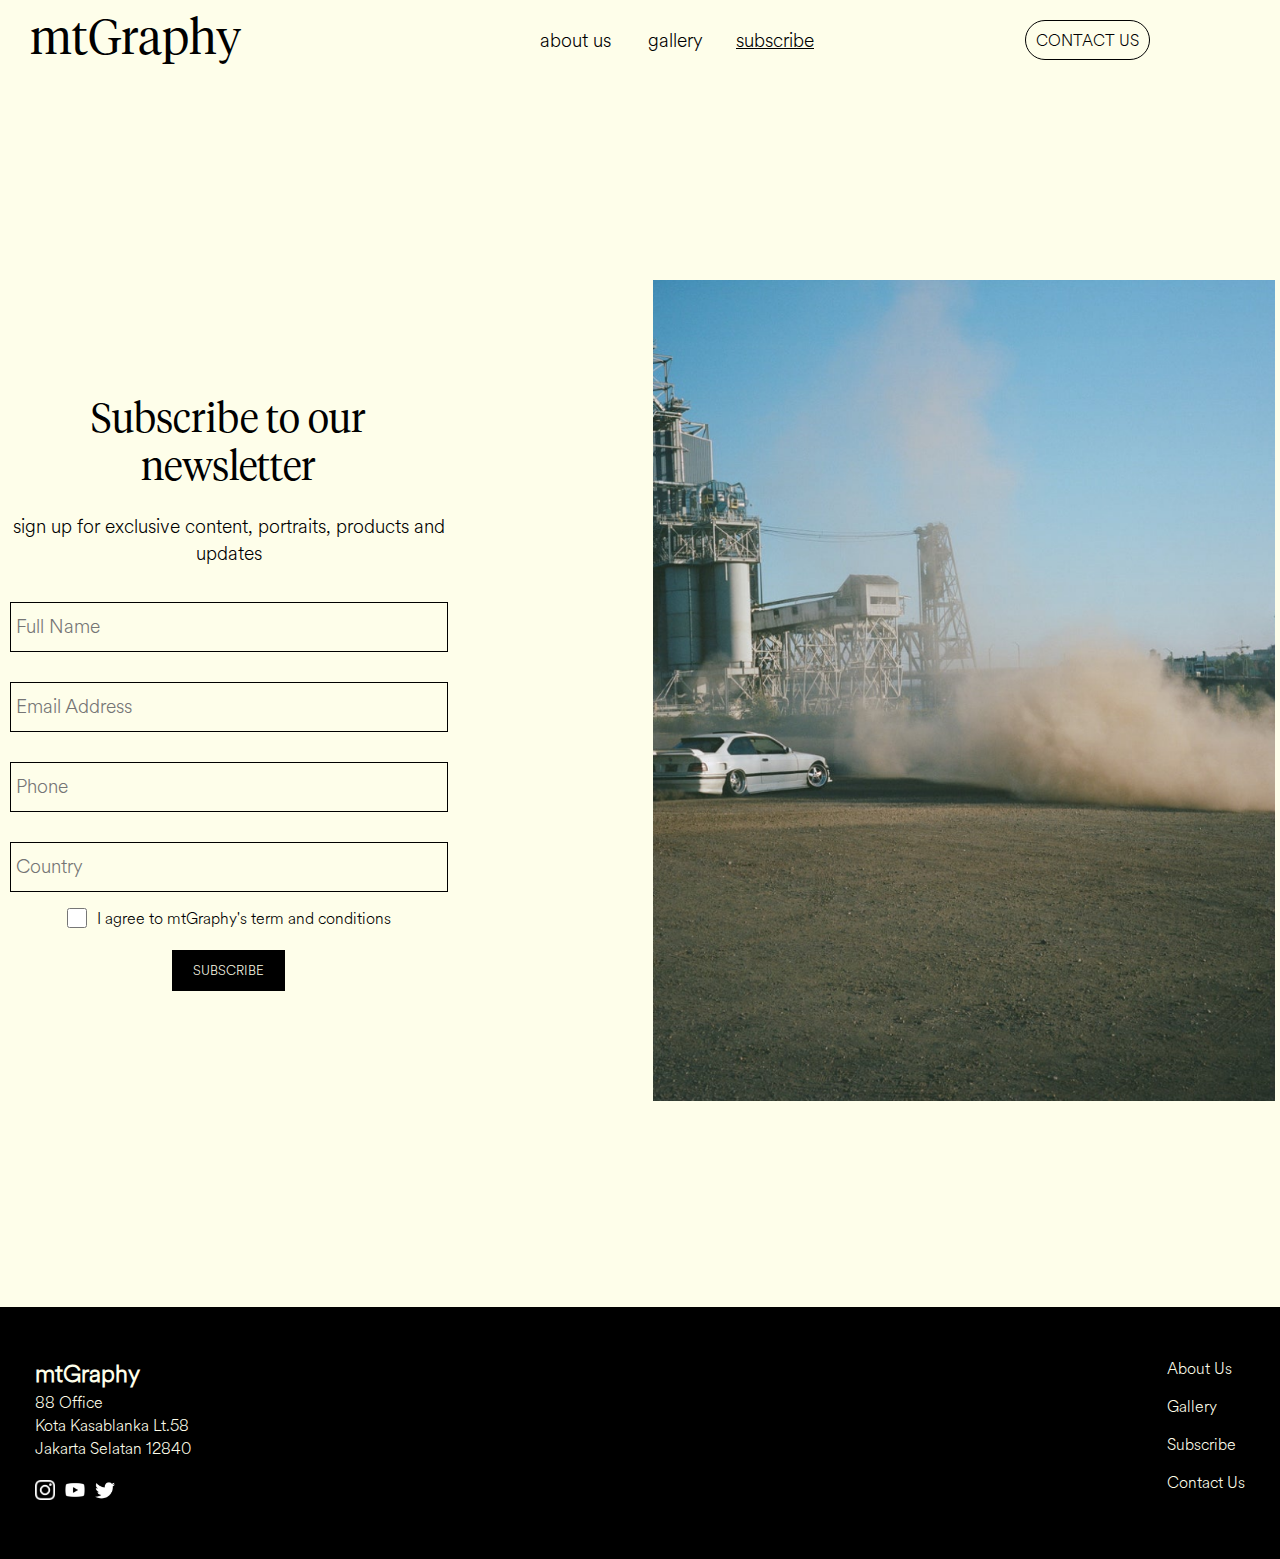
<file: subscribe.html>
<!DOCTYPE html>
<html lang="en">
<head>
    <meta charset="UTF-8">
    <meta http-equiv="X-UA-Compatible" content="IE=edge">
    <meta name="viewport" content="width=device-width, initial-scale=1.0">
    <title>mtGraphy</title>
    <link rel="stylesheet" href="styles/style.css">
    <link rel="stylesheet" href="styles/subscribe.css">
</head>
<body>
    <!-- NAVBAR -->
    <nav class="navbar">
        <div class="navbar_container">
            <a href="index.html" id="navbar_logo"><h1>mtGraphy</h1></a>
            <div class="navbar_toggle" id="mobile-menu">
                <span class="bar"></span>
                <span class="bar"></span>
                <span class="bar"></span>
            </div>
            <ul class="navbar_menu">
                <li class="navbar_item">
                    <a href="about.html" class="navbar_links" id="about-page">about us</a>
                </li>
                <li class="navbar_item">
                    <a href="gallery.html" class="navbar_links" id="gallery-page">gallery</a>
                </li>
                <li class="navbar_item">
                    <a href="#subscribe" class="navbar_links underline" id="subscribe-page">subscribe</a>
                </li>
                <li class="navbar_btn">
                    <a href="contact.html" class="button" id="contact-us-page">CONTACT US</a>
                </li>
            </ul>
        </div>
    </nav>

    <section class="subscribe" id="subscribe">
        <div class="subscribe_container">
            <div class="subscribe_left">
                <h1>Subscribe to our newsletter</h1>
                <p>sign up for exclusive content, portraits, products and updates</p>
                <form id="form" action="/">
                    <input id="name" name="name" type="text" placeholder="Full Name" class="input">
                    <input id="email" name="email" type="email" placeholder="Email Address" class="input">
                    <input id="phone" name="phone" type="tel" placeholder="Phone" class="input">
                    <input id="country" name="country" type="text" placeholder="Country" class="input">
                    <div class="checkbox">
                        <input id="checkbox" name="checkbox" type="checkbox">
                        <label for="checkbox">I agree to mtGraphy's term and conditions</label>
                    </div>

                    <button type="submit" class="subscribe_btn">SUBSCRIBE</button>
                </form>
            </div>
            <div class="subscribe_right">
                <div class="subscribe_img_container">
                    <img src="assets/landscape_collection.png" alt="">
                </div>
            </div>
        </div>
    </section>

    <footer class="footer">
        <div class="footer_container">
            <div class="footer_left">
                <h2>mtGraphy</h2>
                <p>88 Office</p>
                <p>Kota Kasablanka Lt.58</p>
                <p>Jakarta Selatan 12840</p>
                <div class="socials">
                    <a href="https://www.instagram.com">
                        <img src="assets/instagram_logo.png" alt="">
                    </a>
                    <a href="https://www.youtube.com">
                        <img src="assets/youtube_logo.png" alt="">
                    </a>
                    <a href="https://www.twitter.com">
                        <img src="assets/twitter_logo.png" alt="">
                    </a>
                </div>
            </div>
            <div class="footer_right">
                <a href="about.html">About Us</a>
                <a href="gallery.html">Gallery</a>
                <a href="subscribe.html">Subscribe</a>
                <a href="contact.html">Contact Us</a>
            </div>
        </div>
    </footer>
    <script src="js/script.js"></script>
</body>
</html>
</file>
<file: styles/style.css>
@import url('../fonts/stylesheet.css');

* {
    box-sizing: border-box;
    margin: 0;
    padding: 0;
    font-family: 'Circular Std';
    scroll-behavior: smooth;
}

h1 {
    font-family: 'Tiempos Headline';
    font-weight: 300;
}

p {
    font-family: 'Circular Std';
    font-weight: 300;
}

.navbar {
    background: #FEFEEA;
    height: 80px;
    display: flex;
    justify-content: center;
    align-items: center;
    font-size: 1.2rem;
    position: sticky;
    top: 0;
    z-index: 999;
}

.navbar_container {
    display: flex;
    justify-content: space-between;
    align-items: center;
    width: 100%;
    height: 80px;
    z-index: 1;
    max-width: 1300px;
    margin: 0 auto;
    padding: 0 30px;
}

#navbar_logo {
    display: flex;
    align-items: center;
    cursor: pointer;
    text-decoration: none;
    font-size: 1.5rem;
    color: black;
}

.navbar_menu {
    display: flex;
    justify-content: center;
    align-items: center;
    list-style: none;
    padding-right: 100px;
}

.navbar_item {
    height: 80px;
}

.navbar_links {
    color: black;
    display: flex;
    align-items: center;
    justify-content: center;
    width: 100px;
    text-decoration: none;
    height: 100%;
}

.navbar_btn {
    display: flex;
    align-items: center;
    height: 80px;
    width: 125px;
    margin-left: 200px;
}

.button {
    display: flex;
    align-items: center;
    justify-content: center;
    height: 40px;
    width: 125px;
    text-decoration: none;
    color: black;
    font-size: 1rem;
    border: 1px solid black;
    border-radius: 50px;
    padding: 5px;
}

.navbar_links:hover {
    color: rgb(235, 184, 118);
    transition: all 0.5s ease;
}

.button:hover {
    color: rgb(235, 184, 118);
    background-color: black;
    transition: all 0.5s ease;
}

@media screen and (max-width: 800px){
    .navbar_container {
        display: flex;
        justify-content: space-between;
        height: 80px;
        z-index: 1;
        width: 100%;
        max-width: 1300px;
        padding: 0;
    }

    .navbar_menu {
        display: grid;
        grid-template-columns: auto;
        margin: 0;
        width: 100%;
        position: absolute;
        top: -1000px;
        opacity: 1;
        transition: all 0.5s ease;
        z-index: -1;
    }

    .navbar_menu.active {
        background: #FEFEEA;
        top: 100%;
        opacity: 1;
        transition: all 0.5s ease;
        z-index: 99;
        height: 60vh;
        font-size: 1.4rem;
        padding: 0;
    }

    #navbar_logo {
        padding-left: 30px;
    }

    .navbar_toggle .bar {
        background: black;
        width: 25px;
        height: 3px;
        margin: 5px auto;
        transition: all 0.5s ease-in-out;
    }

    .navbar_item {
        width: 100%;
        margin: 0;
    }

    .navbar_links {
        text-align: center;
        padding: 2rem;
        width: 100%;
        display: grid;
        margin: 0;
    }

    .navbar_btn {
        width: 100%;
        display: flex;
        justify-content: center;
        align-items: center;
        height: 40px;
        padding-top: 4rem;
        padding-bottom: 4rem;
        margin: 0;
    }

    .button {
        display: flex;
        justify-content: center;
        align-items: center;
        width: 90%;
        height: 60px;
    }

    #mobile-menu {
        position: absolute;
        top: 20%;
        right: 5%;
        transform: translate(5%, 20%);
    }

    .navbar_toggle .bar {
        display: block;
        cursor: pointer;
    }

    #mobile-menu.is-active .bar:nth-child(2) {
        opacity: 0;
    }

    #mobile-menu.is-active .bar:nth-child(1) {
        transform: translateY(8px) rotate(45deg);
    }

    #mobile-menu.is-active .bar:nth-child(3) {
        transform: translateY(-8px) rotate(-45deg);
    }
}

.home {
    background: #FEFEEA;
    padding: 200px 0;
}

.home_container {
    display: grid;
    grid-template-columns: 1fr 1fr;
    align-items: center;
    justify-content: center;
    margin: 0 auto;
    height: 90%;
    z-index: 1;
    width: 100%;
    max-width: 1300px;
    padding: 0 5px;
}

.home_text {
    color: black;
    width: 100%;
}

.home_text h1 {
    font-size: 3rem;
    margin-bottom: 1rem;
}

.home_btn {
    display: flex;
    justify-content: flex-start;
    align-items: center;
}

.home_contact-us_btn {
    font-size: 1.5rem;
    padding: 10px 10px;
    border: 1px solid black;
    background-color: black;
    cursor: pointer;
    position: relative;
    transition: all 0.5s;
    outline: none;
    margin: 0 10px;
}

.home_contact-us_btn a {
    position: relative;
    z-index: 2;
    color: #FEFEEA;
    text-decoration: none;
}

.home_our-work_btn {
    font-size: 1.5rem;
    padding: 10px 10px;
    border: 1px solid black;
    background-color: #FEFEEA;
    cursor: pointer;
    position: relative;
    transition: all 0.5s;
    outline: none;
    margin: 0 10px;
}

.home_our-work_btn a {
    position: relative;
    z-index: 2;
    color: black;
    text-decoration: none;
}

.home_img_container {
    text-align: center;
}

.home_img_container img{
    margin: 10px;
    height: 700px;
    width: 500px;
    border-radius: 4px;
    display: flex;
    flex-direction: column;
    justify-content: center;
}

@media screen and (max-width: 800px) {
    .home_container {
        display: flex;
        flex-direction: column;
        align-items: center;
        justify-content: center;
        height: 100%;
        width: 100%;
        max-width: 1300px;
        padding: 0;
    }

    .home_text {
        width: 100%;
        text-align: center;
    }

    .home_text h1 {
        font-size: 2rem;
        margin-bottom: 1rem;
    }

    .home_btn {
        display: flex;
        justify-content: center;
        align-items: center;
        width: 100%;
    }

    .home_contact-us_btn {
        font-size: 1.5rem;
        padding: 10px 10px;
        border: 1px solid black;
        background-color: black;
        cursor: pointer;
        position: relative;
        transition: all 0.5s;
        outline: none;
        margin: 0 10px;
    }

    .home_contact-us_btn a {
        position: relative;
        z-index: 2;
        color: #FEFEEA;
        text-decoration: none;
    }

    .home_our-work_btn {
        font-size: 1.5rem;
        padding: 10px 10px;
        border: 1px solid black;
        background-color: #FEFEEA;
        cursor: pointer;
        position: relative;
        transition: all 0.5s;
        outline: none;
        margin: 0 10px;
    }

    .home_our-work_btn a {
        position: relative;
        z-index: 2;
        color: black;
        text-decoration: none;
    }

    .home_img-container {
        text-align: center;
    }

    .home_img-card {
        margin: 10px;
        height: 525px;
        width: 375px;
        border-radius: 4px;
        display: flex;
        flex-direction: column
    }
}

.about {
    background: #FEFEEA;
    padding: 200px 0;
}

.about_container {
    display: grid;
    grid-template-columns: 1fr 1fr;
    align-items: center;
    justify-content: center;
    margin: 0 auto;
    height: 90%;
    z-index: 1;
    width: 100%;
    max-width: 1300px;
    padding: 0 5px;
    grid-gap: 50px;
}

.about_text {
    color: black;
    width: 100%;
    margin-left: 30px;
}

.about_text h1 {
    font-size: 3rem;
    margin-bottom: 1rem;
}

.about_text p {
    font-size: 1.5rem;
    margin-bottom: 1rem;
}

.about_text a {
    margin-top: 25px;
    display: flex;
    align-items: center;
    color: black;
    font-weight: bold;
    font-size: 1.5rem;
}

.arrow_icon {
    width: 50px;
    height: 2px;
    background-color: black;
    position: relative;
}

.arrow_icon:after {
    content: "";
    display: inline-block;
    width: 10px;
    height: 2px;
    background-color: black;
    transform: rotate(45deg);
    position: absolute;
    right: -2px;
    bottom:3px;
}

.arrow_icon:before {
    content: "";
    display: inline-block;
    width: 10px;
    height: 2px;
    background-color: black;
    transform: rotate(-45deg);
    position: absolute;
    right: -2px;
    bottom: -3px;
}

.about_text .arrow_icon {
    margin-top: 5px;
    margin-left: 50px;
}

.about_img_container {
    text-align: center;
}

.about_img_container img {
    margin: 10px;
    height: 600px;
    width: 600px;
    border-radius: 4px;
    display: flex;
    flex-direction: column;
    justify-content: center;
    object-fit: contain;
}

@media screen and (max-width: 800px) {
    .about_container {
        display: flex;
        flex-direction: column;
        align-items: center;
        justify-content: center;
        height: 100%;
        width: 100%;
        max-width: 1300px;
        padding: 0;
        grid-gap: 50px;
    }

    .about_text {
        width: 100%;
        text-align: center;
    }

    .about_text h1 {
        font-size: 2rem;
        margin-bottom: 1rem;
    }

    .about_text p {
        font-size: 1.5rem;
        margin-bottom: 1rem;
    }

    .about_text a {
        margin-top: 25px;
        display: flex;
        justify-content: center;
        align-items: center;
    }

    .about_img_container {
        text-align: center;
    }

    .about_img_container img {
        margin: 10px;
        height: 525px;
        width: 375px;
        display: flex;
        flex-direction: column
    }
}

.our_works {
    background: #FEFEEA;
    padding-bottom: 100px;
}

.our_works_container {
    margin: 0 auto;
    height: 90%;
    z-index: 1;
    width: 100%;
    max-width: 1300px;
    padding: 0 5px;
}

.our_works_text {
    color: black;
    width: 100%;
    margin: 0 30px;
    margin-bottom: 30px;
}

.our_works_text h1 {
    font-size: 3rem;
    margin-bottom: 1rem;
    text-align: left;
}

.our_works_img_container {
    display: grid;
    grid-template-columns: 1fr 1fr 1fr 1fr;
    margin: 0 30px;
}

.our_works_img_container img {
    margin: 10px;
    height: 450px;
    width: 300px;
    border-radius: 4px;
    display: flex;
    flex-direction: column;
    justify-content: center;
    object-fit: cover;
}

.our_works_container a {
    display: flex;
    align-items: center;
    justify-content: flex-end;
    margin-top: 25px;
    color: black;
    font-weight: bold;
    font-size: 1.5rem;
}

.our_works_container .arrow_icon {
    margin-top: 5px;
    margin-left: 50px;
}

@media screen and (max-width: 800px) {
    .our_works_container {
        display: flex;
        flex-direction: column;
        align-items: center;
        justify-content: center;
        height: 100%;
        width: 100%;
        max-width: 1300px;
        padding: 0;
        grid-gap: 50px;
    }

    .our_works_text {
        width: 100%;
        text-align: center;
    }

    .our_works_text h1 {
        font-size: 2rem;
        margin-bottom: 1rem;
    }
    
    
    .our_works_img_container {
        display: flex;
        flex-direction: column;
        align-items: center;
        justify-content: center;
        height: 100%;
        width: 100%;
        max-width: 1300px;
        padding: 0;
        grid-gap: 20px;
    }
    
    .our_works_img_container img {
        margin: 10px;
        height: 525px;
        width: 375px;
        border-radius: 4px;
        display: flex;
        flex-direction: column;
        justify-content: center;
        object-fit: contain;
    }
}

.footer {
    background: black;
    padding: 50px 0;
}

.footer_container {
    display: flex;
    justify-content: space-between;
    max-width: 1300px;
    margin: 0 auto;
    z-index: 1;
    width: 100%;
    height: 90%;
    padding: 0 5px;
}

.footer_left {
    display: flex;
    flex-direction: column;
    align-items: flex-start;
    justify-content: flex-start;
    color: #FEFEEA;
    margin-left: 30px;
}

.footer_left .socials {
    display: grid;
    grid-template-columns: 1fr 1fr 1fr;
    grid-gap: 10px;
    align-items: center;
    justify-content: center;
    margin-top: 20px;
}

.footer_left .socials a {
    height: 20px;
    width: 20px;
}

.footer_left .socials img {
    width: 100%;
    height: 100%;
    object-fit: contain;
}

.footer_right {
    display: flex;
    flex-direction: column;
    margin-right: 30px;
}

.footer_right a {
    text-decoration: none;
    margin-bottom: 15px;
    color: #FEFEEA;
}

@media screen and (max-width: 800px) {
    .footer_container {
        display: flex;
        flex-direction: column;
        align-items: center;
        justify-content: center;
        height: 100%;
        width: 100%;
        max-width: 1300px;
        padding: 0;
        grid-gap: 50px;
    }

    .footer_left {
        display: flex;
        flex-direction: column;
        align-items: center;
        justify-content: center;
        color: #FEFEEA;
        margin-left: 0;
    }

    .footer_left .socials {
        display: flex;
        flex-direction: column;
        align-items: center;
        justify-content: center;
        margin-top: 20px;
    }

    .footer_left .socials a {
        height: 30px;
        width: 30px;
        margin-bottom: 10px;
    }

    .footer_left .socials img {
        width: 100%;
        height: 100%;
        object-fit: contain;
    }

    .footer_right {
        display: flex;
        align-items: center;
        flex-direction: column;
        margin-right: 0;
    }

    .footer_right a {
        text-decoration: none;
        margin-bottom: 15px;
        color: #FEFEEA;
    }
}

.underline {
    text-decoration: underline;
}
</file>
<file: styles/about.css>
header {
    padding-top: 600px;
    background-image: url('../assets/landscape2.png');
    background-size: cover;
    display: flex;
    align-items: flex-end;
}

.header_container {
    margin: 0 auto;
    height: 90%;
    z-index: 1;
    width: 100%;
    max-width: 1300px;
}

.header_text {
    color: white;
    font-size: 2.5rem;
    margin-left: 20px;
}

.about-us {
    padding: 200px 0;
    background-color: #FEFEEA;
}

.about-us_container {
    margin: 0 auto;
    height: 90%;
    z-index: 1;
    width: 100%;
    max-width: 1300px;
    padding: 0 20px;
    display: grid;
    grid-template-columns: 1fr 1fr;
    grid-gap: 20px;
}

.about-us_container .text1 {
    font-size: 2rem;
    margin-bottom: 10px;
    margin-left: 100px;
}

.about-us_container .text2 {
    display: flex;
    flex-direction: column;
    justify-content: flex-end;
    margin-bottom: 10px;
}

.about-us_container .text3 {
    display: flex;
    flex-direction: column;
    justify-content: flex-end;
    height: 200px;
    margin-left: 200px;
}

.about-us_container .text5 {
    margin-top: 100px;
}

.about-us_container .text5 h1 {
    font-size: 2.5rem;
    margin-bottom: 10px;
}

.our_works_bottom {
    display: flex;
    justify-content: space-between;
    padding: 0 50px;
}

.cinematography {
    padding: 10px 0;
    background-color: #FEFEEA;
}

.cinematography_container {
    margin: 0 auto;
    height: 90%;
    z-index: 1;
    width: 100%;
    max-width: 1300px;
    padding: 0 20px;
}

.cinematography_heading {
    text-align: right;
}

.cinematography_heading h1 {
    font-size: 3rem;
}

.cinematography_heading hr {
    margin-bottom: 20px;
}

.cinematography_container video {
    width: 100%;
    height: 100%;
}

.cinematography_text {
    margin-top: 25px;
    margin-left: 65px;
}

@media screen and (max-width: 800px) {
    .about-us_container {
        display: flex;
        flex-direction: column;
        align-items: center;
    }

    .our_works_text h1{
        text-align: center;
    }

    .our_works_bottom {
        display: flex;
        flex-direction: column;
        align-items: center;
    }

    .our_works_bottom text {
        margin: 0;
    }

    .about-us_container .text1, .about-us_container .text2, .about-us_container .text3, .about-us_container .text5 {
        margin: 0;
        justify-content: center;
        text-align: center;

    }
}
</file>
<file: styles/contact.css>
.contact {
    padding-top: 100px;
    padding-bottom: 250px;
    background-color: #FEFEEA;
}

.contact_container {
    display: flex;
    flex-direction: column;
    justify-content: center;
    align-items: center;
    margin: 0 auto;
    height: 90%;
    z-index: 1;
    width: 100%;
    max-width: 1300px;
    padding: 0 5px;
}

.contact_container h1 {
    font-size: 2.5rem;
    margin-bottom: 20px;
    text-align: center;
}

.contact_container hr{
    width: 50%;
}

.location_container {
    width: 50%;
    display: grid;
    grid-template-columns: 1fr 1fr;
    grid-gap: 20px;
    margin: 40px 0;
}

.contact_socials {
    display: grid;
    grid-template-columns: 1fr 1fr 1fr;
    grid-gap: 20px;
    align-items: center;
    justify-content: center;
    margin-top: 20px;
}

.contact_socials a {
    width: 35px;
    height: 35px;
}

.contact_socials img {
    width: 100%;
    height: 100%;
    object-fit: cover;
}

.subscribe_left {
    display: flex;
    flex-direction: column;
    justify-content: center;
    align-items: center;
    margin-top: 100px;
}

.subscribe_left h1 {
    font-size: 2.5rem;
    margin-bottom: 20px;
    text-align: center;
}

.subscribe_left p {
    font-size: 1.2rem;
    margin-bottom: 20px;
    text-align: center;
}

.subscribe_left form {
    display: flex;
    flex-direction: column;
    justify-content: center;
    align-items: center;
    width: 100%;
    max-width: 500px;
    height: 100%;
    padding: 0 5px;
    position: relative;
}

.subscribe_left form input {
    width: 100%;
    max-width: 500px;
    height: 50px;
    padding: 0 5px;
    margin: 15px auto;
    border: 1px solid black;
    font-size: 1.2rem;
    font-weight: 300;
    background-color: #FEFEEA;
}

.subscribe_btn {
    padding: 10px 20px;
    color: #FEFEEA;
    background-color: black;
    margin-top: 20px;
    border: 1px solid black;
    cursor: pointer;
}
</file>
<file: styles/gallery.css>
.gallery {
    background-color: #FEFEEA;
    padding-top: 100px;
    padding-bottom: 250px;
}

.gallery_container {
    margin: 0 auto;
    height: 90%;
    z-index: 1;
    width: 100%;
    max-width: 1300px;
    padding: 0 5px;
}

.gallery_heading {
    margin-bottom: 25px;
    width: 100%;
}

.gallery_heading h1{
    font-size: 3rem;
    color: #000;
    margin: 0;
    padding: 0; 
}

.gallery_img_container {
    display: grid;
    grid-template-columns: 1fr 1fr;
    justify-content: center;
    align-items: center;
    width: 100%;
    margin: 0 auto;
    max-width: 1300px;
    grid-gap: 25px;
}

.gallery_img_container a {
    position: relative;
    width: 100%;
    height: 100%;
}

.gallery_img_container a:hover {
    transform: scale(1.05);
    transition: all 0.5s ease;
}

.gallery_img_container img {
    width: 100%;
    height: 100%;
    object-fit: cover;
}

.gallery_img_container p {
    position: absolute;
    bottom: 0;
    left: 0;
    width: 100%;
    height: 100%;
    background-color: rgb(255, 255, 255, 0.3); 
    color: black;
    display: flex;
    justify-content: center;
    align-items: center;
    font-size: 2rem;
    font-weight: bold;
}

.gallery_img_container_landscape {
    display: grid;
    grid-template-columns: 1fr;
    justify-content: center;
    align-items: center;
    width: 100%;
    margin: 0 auto;
    max-width: 1300px;
    grid-gap: 25px;
}

.gallery_img_container_landscape img {
    width: 100%;
    height: 100%;
    object-fit: cover;
}

@media screen and (max-width: 800px){
    .gallery_img_container {
        grid-template-columns: 1fr;
    }
}
</file>
<file: styles/subscribe.css>
.subscribe {
    padding: 200px 0;
    background-color: #FEFEEA;
}

.subscribe_container {
    display: flex;
    justify-content: center;
    align-items: center;
    margin: 0 auto;
    height: 90%;
    z-index: 1;
    width: 100%;
    max-width: 1300px;
    padding: 0 5px;
}

.subscribe_left {
    display: flex;
    flex-direction: column;
    justify-content: center;
    align-items: center;
    margin-right: 100px;
}

.subscribe_left h1 {
    font-size: 2.5rem;
    margin-bottom: 20px;
    text-align: center;
}

.subscribe_left p {
    font-size: 1.2rem;
    margin-bottom: 20px;
    text-align: center;
}

.subscribe_left form {
    display: flex;
    flex-direction: column;
    justify-content: center;
    align-items: center;
    width: 100%;
    max-width: 500px;
    height: 100%;
    padding: 0 5px;
    position: relative;
}

.subscribe_left form .input {
    width: 100%;
    max-width: 500px;
    height: 50px;
    padding: 0 5px;
    margin: 15px auto;
    border: 1px solid black;
    font-size: 1.2rem;
    font-weight: 300;
    background-color: #FEFEEA;
}

.subscribe_left form .checkbox {
    display: flex;
    flex-direction: row;
    justify-content: center;
    align-items: center;
    width: 100%;
    grid-gap: 10px;
}

.subscribe_left form .checkbox input {
    width: 20px;
    height: 20px;
    margin: 0;
    padding: 0;
    border: none;
    cursor: pointer;
}

.subscribe_btn {
    padding: 10px 20px;
    color: #FEFEEA;
    background-color: black;
    margin-top: 20px;
    border: 1px solid black;
    cursor: pointer;
}

.subscribe_right {
    margin-left: 100px;
    width: 55%;
    height: 100%;
}

.subscribe_right img {
    width: 100%;
    height: 100%;
    object-fit: cover;
}

@media screen and (max-width: 800px) {
    .subscribe_right {
        display: none;
    }

    .subscribe_left {
        margin: 0;
    }
}
</file>
